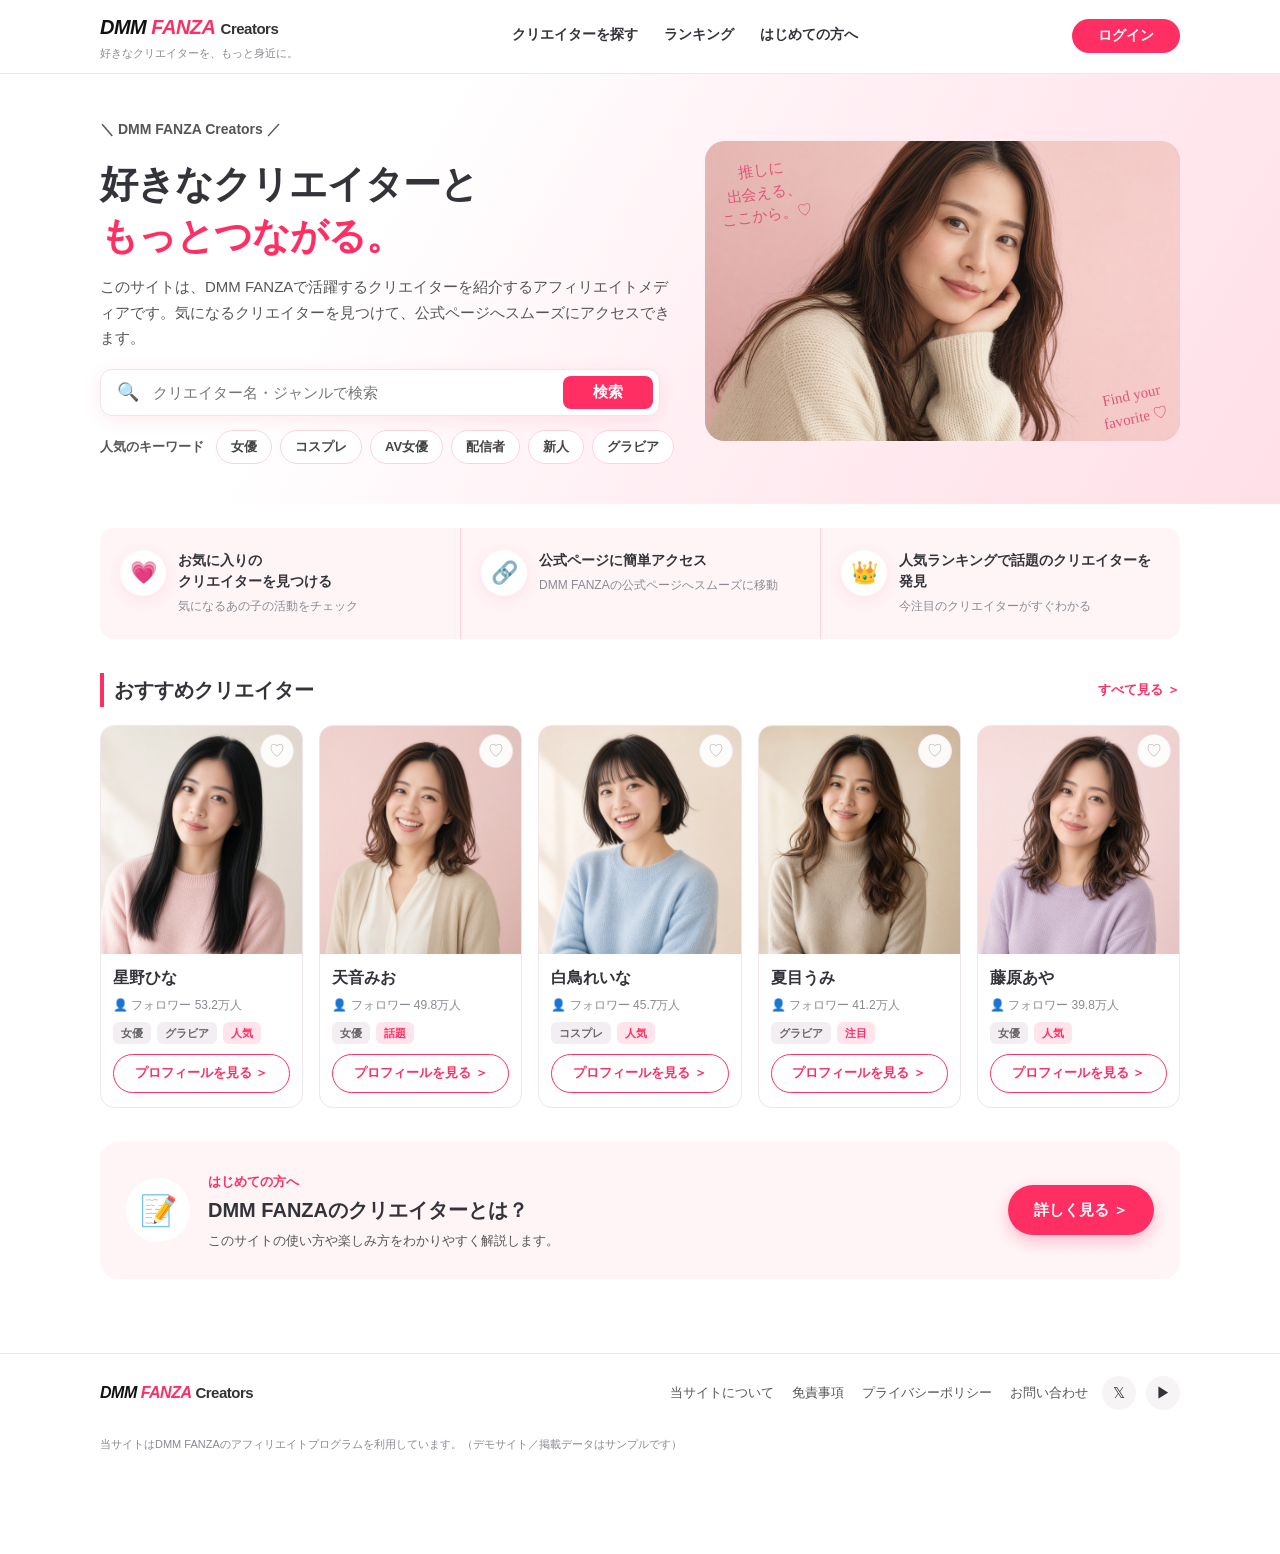
<file: index.html>
<!DOCTYPE html>
<html lang="ja">
<head>
<meta charset="UTF-8">
<meta name="viewport" content="width=device-width, initial-scale=1.0">
<title>DMM FANZA Creators｜好きなクリエイターを、もっと身近に。</title>
<meta name="description" content="DMM FANZAで活躍するクリエイターを紹介するアフィリエイトメディア。気になるクリエイターを見つけて、公式ページへスムーズにアクセスできます。">
<link rel="stylesheet" href="css/style.css">
</head>
<body>

<header class="site-header">
  <div class="header-inner">
    <a class="logo" href="index.html"><span><span class="dmm">DMM</span> <span class="fanza">FANZA</span> <span class="cr">Creators</span><small>好きなクリエイターを、もっと身近に。</small></span></a>
    <nav class="nav-desktop">
      <a href="search.html">クリエイターを探す</a>
      <a href="ranking.html">ランキング</a>
      <a href="beginners.html">はじめての方へ</a>
    </nav>
    <button class="icon-btn header-search" data-open-drawer aria-label="メニュー" style="display:none">🔍</button>
    <button class="btn btn-login" data-open-login style="margin-left:auto">ログイン</button>
    <button class="hamburger" data-open-drawer aria-label="メニュー">☰</button>
  </div>
</header>

<div class="drawer" id="drawer">
  <div class="drawer-bg" data-close-drawer></div>
  <nav class="drawer-panel">
    <a href="index.html">ホーム</a>
    <a href="search.html">クリエイターを探す</a>
    <a href="ranking.html">ランキング</a>
    <a href="favorites.html">お気に入り</a>
    <a href="beginners.html">はじめての方へ</a>
    <a href="#" data-open-login>ログイン</a>
  </nav>
</div>

<main>
  <!-- hero -->
  <section class="hero">
    <div class="hero-inner">
      <div>
        <p class="hero-eyebrow">＼ DMM FANZA Creators ／</p>
        <h1>好きなクリエイターと<br><span class="pink">もっとつながる。</span></h1>
        <p>このサイトは、DMM FANZAで活躍するクリエイターを紹介するアフィリエイトメディアです。気になるクリエイターを見つけて、公式ページへスムーズにアクセスできます。</p>
        <form class="search-bar" data-search-form>
          <span class="s-icon">🔍</span>
          <input type="text" placeholder="クリエイター名・ジャンルで検索" aria-label="クリエイター検索">
          <button type="submit">検索</button>
        </form>
        <div class="keywords">
          <span class="label">人気のキーワード</span>
          <a class="chip" href="search.html?genre=女優">女優</a>
          <a class="chip" href="search.html?genre=コスプレ">コスプレ</a>
          <a class="chip" href="search.html?genre=AV女優">AV女優</a>
          <a class="chip" href="search.html?genre=配信者">配信者</a>
          <a class="chip" href="search.html?genre=新人">新人</a>
          <a class="chip" href="search.html?genre=グラビア">グラビア</a>
        </div>
      </div>
      <div class="hero-visual">
        <div class="ph"><span style="font-size:64px">♡</span>images/hero.jpg を配置すると<br>ここにメインビジュアルが表示されます</div>
        <img src="images/hero.jpg" alt="メインビジュアル" onerror="this.remove()">
        <span class="handwrite" style="top:18px;left:14px">推しに<br>出会える、<br>ここから。♡</span>
        <span class="handwrite" style="bottom:12px;right:14px;transform:rotate(-12deg)">Find your<br>favorite ♡</span>
      </div>
    </div>
  </section>

  <!-- trio -->
  <section class="section" style="padding-top:24px">
    <div class="wrap">
      <div class="trio">
        <div><span class="t-ico">💗</span><div><b>お気に入りの<br>クリエイターを見つける</b><span>気になるあの子の活動をチェック</span></div></div>
        <div><span class="t-ico">🔗</span><div><b>公式ページに簡単アクセス</b><span>DMM FANZAの公式ページへスムーズに移動</span></div></div>
        <div><span class="t-ico">👑</span><div><b>人気ランキングで話題のクリエイターを発見</b><span>今注目のクリエイターがすぐわかる</span></div></div>
      </div>
    </div>
  </section>

  <!-- recommend -->
  <section class="section" style="padding-top:0">
    <div class="wrap">
      <h2 class="section-title"><span class="bar">おすすめクリエイター</span><a class="more-link" href="ranking.html">すべて見る ＞</a></h2>
      <div class="card-row mobile-scroll" id="homeRecommend"></div>
    </div>
  </section>

  <!-- beginners banner -->
  <section class="section" style="padding-top:0">
    <div class="wrap">
      <div class="cta-banner">
        <span class="c-ico">📝</span>
        <div><span style="color:var(--pink);font-weight:800;font-size:13px">はじめての方へ</span><b class="big">DMM FANZAのクリエイターとは？</b><span style="font-size:13px;color:#555">このサイトの使い方や楽しみ方をわかりやすく解説します。</span></div>
        <a class="btn btn-primary" href="beginners.html">詳しく見る ＞</a>
      </div>
    </div>
  </section>
</main>

<footer class="site-footer">
  <div class="footer-inner">
    <a class="logo" href="index.html" style="font-size:16px"><span><span class="dmm">DMM</span> <span class="fanza">FANZA</span> <span class="cr">Creators</span></span></a>
    <nav class="footer-links">
      <a href="beginners.html">当サイトについて</a>
      <a href="beginners.html">免責事項</a>
      <a href="beginners.html">プライバシーポリシー</a>
      <a href="beginners.html">お問い合わせ</a>
    </nav>
    <div class="sns"><a href="#" aria-label="X">𝕏</a><a href="#" aria-label="YouTube">▶</a></div>
    <p class="footer-note">当サイトはDMM FANZAのアフィリエイトプログラムを利用しています。（デモサイト／掲載データはサンプルです）</p>
  </div>
</footer>

<nav class="bottom-nav">
  <a href="index.html" class="on"><span class="bi">🏠</span>ホーム</a>
  <a href="search.html"><span class="bi">🔍</span>検索</a>
  <a href="ranking.html"><span class="bi">👑</span>ランキング</a>
  <a href="favorites.html"><span class="bi">♡</span><span data-fav-count>お気に入り</span></a>
  <a href="#" data-open-login><span class="bi">👤</span>マイページ</a>
</nav>

<div class="modal" id="loginModal">
  <div class="modal-bg" data-close-login></div>
  <div class="modal-panel">
    <button class="modal-close" data-close-login>×</button>
    <h2>ログイン</h2>
    <p>DMMアカウントでログインすると、お気に入りやフォロー機能が使えます。（デモのため実際には送信されません）</p>
    <form id="loginForm">
      <input type="email" placeholder="メールアドレス" required>
      <input type="password" placeholder="パスワード" required>
      <button class="btn btn-primary btn-block" type="submit" style="margin-top:10px">ログイン</button>
    </form>
  </div>
</div>

<script src="js/data.js"></script>
<script src="js/app.js"></script>
</body>
</html>
</file>
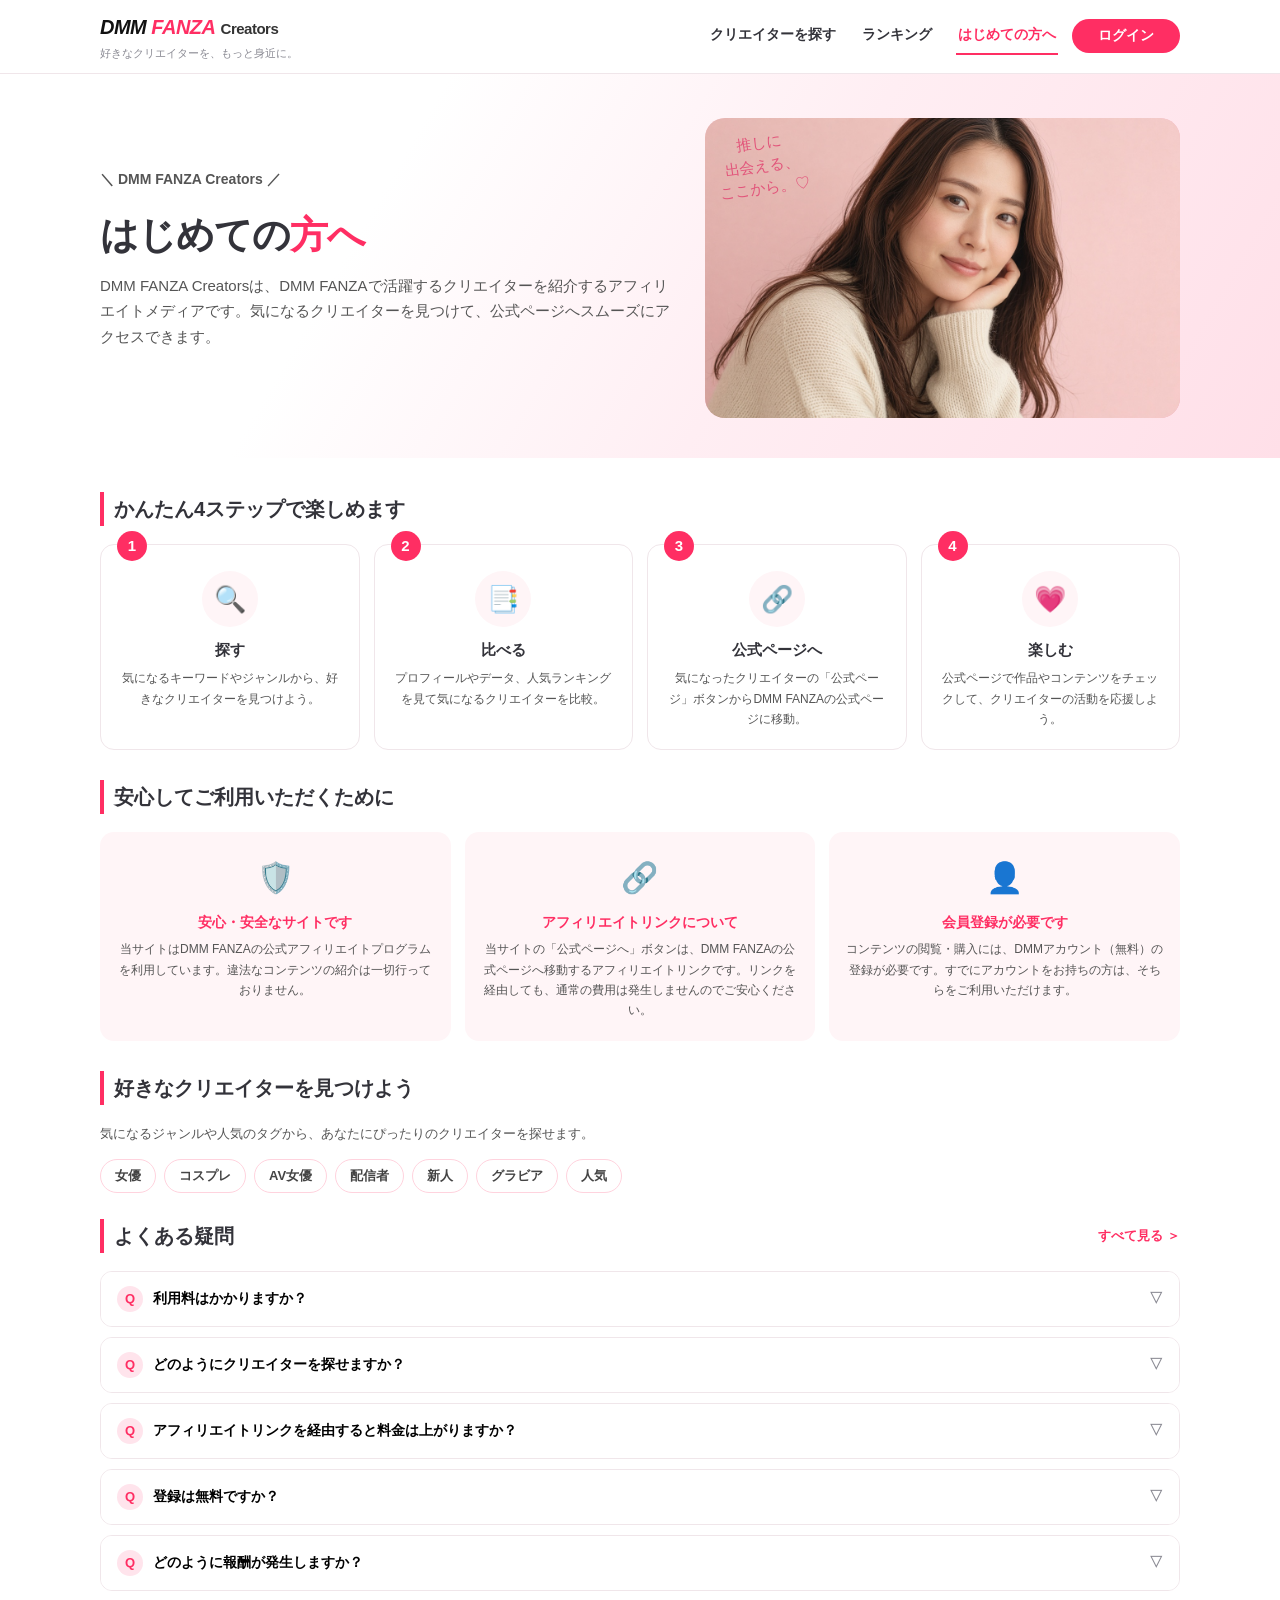
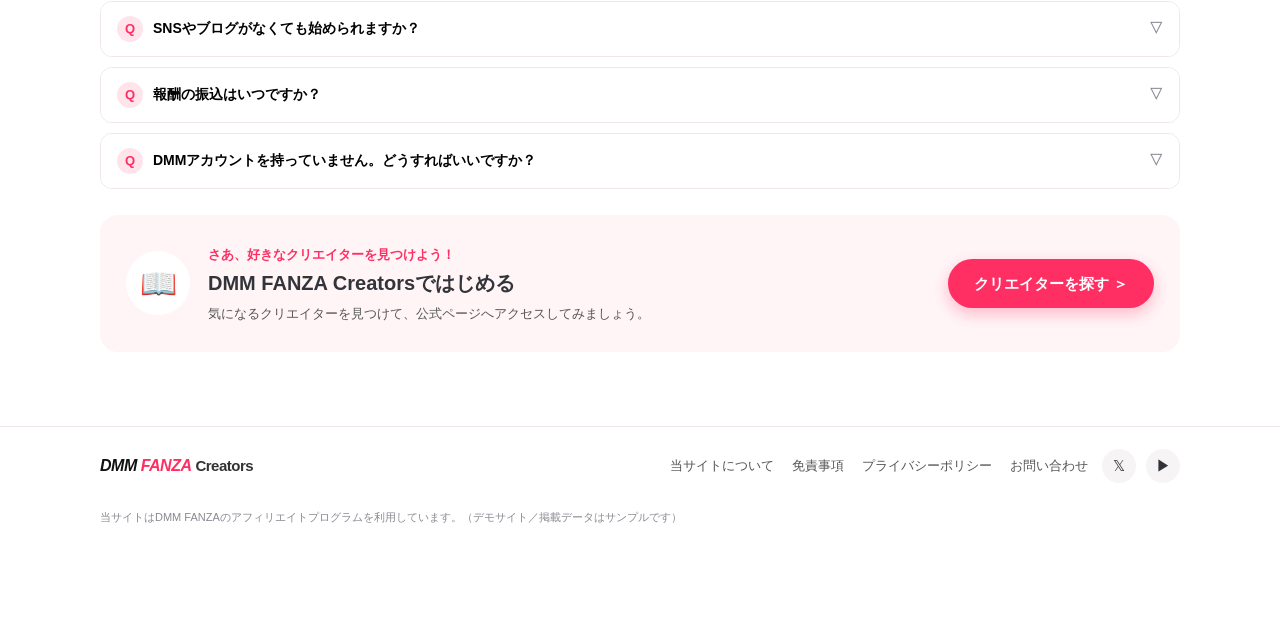
<file: beginners.html>
<!DOCTYPE html>
<html lang="ja">
<head>
<meta charset="UTF-8">
<meta name="viewport" content="width=device-width, initial-scale=1.0">
<title>はじめての方へ - DMM FANZA Creators</title>
<link rel="stylesheet" href="css/style.css">
</head>
<body>

<header class="site-header">
  <div class="header-inner">
    <a class="logo" href="index.html"><span><span class="dmm">DMM</span> <span class="fanza">FANZA</span> <span class="cr">Creators</span><small>好きなクリエイターを、もっと身近に。</small></span></a>
    <nav class="nav-desktop">
      <a href="search.html">クリエイターを探す</a>
      <a href="ranking.html">ランキング</a>
      <a href="beginners.html" class="active">はじめての方へ</a>
    </nav>
    <button class="btn btn-login" data-open-login>ログイン</button>
    <button class="hamburger" data-open-drawer aria-label="メニュー">☰</button>
  </div>
</header>

<div class="drawer" id="drawer">
  <div class="drawer-bg" data-close-drawer></div>
  <nav class="drawer-panel">
    <a href="index.html">ホーム</a>
    <a href="search.html">クリエイターを探す</a>
    <a href="ranking.html">ランキング</a>
    <a href="favorites.html">お気に入り</a>
    <a href="beginners.html">はじめての方へ</a>
    <a href="#" data-open-login>ログイン</a>
  </nav>
</div>

<main>
  <section class="hero">
    <div class="hero-inner">
      <div>
        <p class="hero-eyebrow">＼ DMM FANZA Creators ／</p>
        <h1>はじめての<span class="pink">方へ</span></h1>
        <p>DMM FANZA Creatorsは、DMM FANZAで活躍するクリエイターを紹介するアフィリエイトメディアです。気になるクリエイターを見つけて、公式ページへスムーズにアクセスできます。</p>
      </div>
      <div class="hero-visual">
        <div class="ph"><span style="font-size:64px">♡</span>images/hero.jpg を配置すると<br>ここにビジュアルが表示されます</div>
        <img src="images/hero.jpg" alt="" onerror="this.remove()">
        <span class="handwrite" style="top:14px;left:12px">推しに<br>出会える、<br>ここから。♡</span>
      </div>
    </div>
  </section>

  <section class="section">
    <div class="wrap">
      <h2 class="section-title"><span class="bar">かんたん4ステップで楽しめます</span></h2>
      <div class="steps">
        <div class="step"><span class="snum">1</span><div class="s-ico">🔍</div><b>探す</b><p>気になるキーワードやジャンルから、好きなクリエイターを見つけよう。</p></div>
        <div class="step"><span class="snum">2</span><div class="s-ico">📑</div><b>比べる</b><p>プロフィールやデータ、人気ランキングを見て気になるクリエイターを比較。</p></div>
        <div class="step"><span class="snum">3</span><div class="s-ico">🔗</div><b>公式ページへ</b><p>気になったクリエイターの「公式ページ」ボタンからDMM FANZAの公式ページに移動。</p></div>
        <div class="step"><span class="snum">4</span><div class="s-ico">💗</div><b>楽しむ</b><p>公式ページで作品やコンテンツをチェックして、クリエイターの活動を応援しよう。</p></div>
      </div>

      <h2 class="section-title"><span class="bar">安心してご利用いただくために</span></h2>
      <div class="assure">
        <div><div class="a-ico">🛡️</div><b>安心・安全なサイトです</b><p>当サイトはDMM FANZAの公式アフィリエイトプログラムを利用しています。違法なコンテンツの紹介は一切行っておりません。</p></div>
        <div><div class="a-ico">🔗</div><b>アフィリエイトリンクについて</b><p>当サイトの「公式ページへ」ボタンは、DMM FANZAの公式ページへ移動するアフィリエイトリンクです。リンクを経由しても、通常の費用は発生しませんのでご安心ください。</p></div>
        <div><div class="a-ico">👤</div><b>会員登録が必要です</b><p>コンテンツの閲覧・購入には、DMMアカウント（無料）の登録が必要です。すでにアカウントをお持ちの方は、そちらをご利用いただけます。</p></div>
      </div>

      <h2 class="section-title"><span class="bar">好きなクリエイターを見つけよう</span></h2>
      <p style="font-size:13px;color:#555">気になるジャンルや人気のタグから、あなたにぴったりのクリエイターを探せます。</p>
      <div class="keywords" style="margin-bottom:26px">
        <a class="chip" href="search.html?genre=女優">女優</a>
        <a class="chip" href="search.html?genre=コスプレ">コスプレ</a>
        <a class="chip" href="search.html?genre=AV女優">AV女優</a>
        <a class="chip" href="search.html?genre=配信者">配信者</a>
        <a class="chip" href="search.html?genre=新人">新人</a>
        <a class="chip" href="search.html?genre=グラビア">グラビア</a>
        <a class="chip" href="ranking.html">人気</a>
      </div>

      <h2 class="section-title"><span class="bar">よくある疑問</span><a class="more-link" href="search.html">すべて見る ＞</a></h2>
      <div style="margin-bottom:26px">
        <div class="faq"><button class="faq-q" type="button"><span class="q">Q</span>利用料はかかりますか？<span class="arr">▽</span></button><div class="faq-a">いいえ、当サイトのご利用は無料です。公式ページでの購入時のみ、各サービスの料金が発生します。</div></div>
        <div class="faq"><button class="faq-q" type="button"><span class="q">Q</span>どのようにクリエイターを探せますか？<span class="arr">▽</span></button><div class="faq-a">キーワード検索、ジャンル、人気ランキングなどから、気になるクリエイターを見つけることができます。</div></div>
        <div class="faq"><button class="faq-q" type="button"><span class="q">Q</span>アフィリエイトリンクを経由すると料金は上がりますか？<span class="arr">▽</span></button><div class="faq-a">いいえ、リンクを経由しても、購入の方の料金が上がることはありません。</div></div>
        <div class="faq"><button class="faq-q" type="button"><span class="q">Q</span>登録は無料ですか？<span class="arr">▽</span></button><div class="faq-a">はい、DMMアカウントの登録は無料です。公式サイトからすぐにお申し込みいただけます。</div></div>
        <div class="faq"><button class="faq-q" type="button"><span class="q">Q</span>どのように報酬が発生しますか？<span class="arr">▽</span></button><div class="faq-a">紹介リンク経由で成果が発生すると、紹介料が支払われる仕組みです。購入者の負担は変わりません。</div></div>
        <div class="faq"><button class="faq-q" type="button"><span class="q">Q</span>SNSやブログがなくても始められますか？<span class="arr">▽</span></button><div class="faq-a">はい、まずはお気に入り登録やランキングチェックから気軽に始められます。</div></div>
        <div class="faq"><button class="faq-q" type="button"><span class="q">Q</span>報酬の振込はいつですか？<span class="arr">▽</span></button><div class="faq-a">DMMアフィリエイトの規約に準じます。詳細は公式ページをご確認ください。</div></div>
        <div class="faq"><button class="faq-q" type="button"><span class="q">Q</span>DMMアカウントを持っていません。どうすればいいですか？<span class="arr">▽</span></button><div class="faq-a">DMMの公式サイトで、無料のアカウント登録を行ってください。</div></div>
      </div>

      <div class="cta-banner">
        <span class="c-ico">📖</span>
        <div><span style="color:var(--pink);font-weight:800;font-size:13px">さあ、好きなクリエイターを見つけよう！</span><b class="big">DMM FANZA Creatorsではじめる</b><span style="font-size:13px;color:#555">気になるクリエイターを見つけて、公式ページへアクセスしてみましょう。</span></div>
        <a class="btn btn-primary" href="search.html">クリエイターを探す ＞</a>
      </div>
    </div>
  </section>
</main>

<footer class="site-footer">
  <div class="footer-inner">
    <a class="logo" href="index.html" style="font-size:16px"><span><span class="dmm">DMM</span> <span class="fanza">FANZA</span> <span class="cr">Creators</span></span></a>
    <nav class="footer-links">
      <a href="beginners.html">当サイトについて</a>
      <a href="beginners.html">免責事項</a>
      <a href="beginners.html">プライバシーポリシー</a>
      <a href="beginners.html">お問い合わせ</a>
    </nav>
    <div class="sns"><a href="#" aria-label="X">𝕏</a><a href="#" aria-label="YouTube">▶</a></div>
    <p class="footer-note">当サイトはDMM FANZAのアフィリエイトプログラムを利用しています。（デモサイト／掲載データはサンプルです）</p>
  </div>
</footer>

<nav class="bottom-nav">
  <a href="index.html"><span class="bi">🏠</span>ホーム</a>
  <a href="search.html"><span class="bi">🔍</span>クリエイターを探す</a>
  <a href="ranking.html"><span class="bi">👑</span>ランキング</a>
  <a href="beginners.html" class="on"><span class="bi">📖</span>はじめての方へ</a>
  <a href="#" data-open-login><span class="bi">👤</span>マイページ</a>
</nav>

<div class="modal" id="loginModal">
  <div class="modal-bg" data-close-login></div>
  <div class="modal-panel">
    <button class="modal-close" data-close-login>×</button>
    <h2>ログイン</h2>
    <p>DMMアカウントでログインできます。（デモのため実際には送信されません）</p>
    <form id="loginForm">
      <input type="email" placeholder="メールアドレス" required>
      <input type="password" placeholder="パスワード" required>
      <button class="btn btn-primary btn-block" type="submit" style="margin-top:10px">ログイン</button>
    </form>
  </div>
</div>

<script src="js/data.js"></script>
<script src="js/app.js"></script>
</body>
</html>
</file>
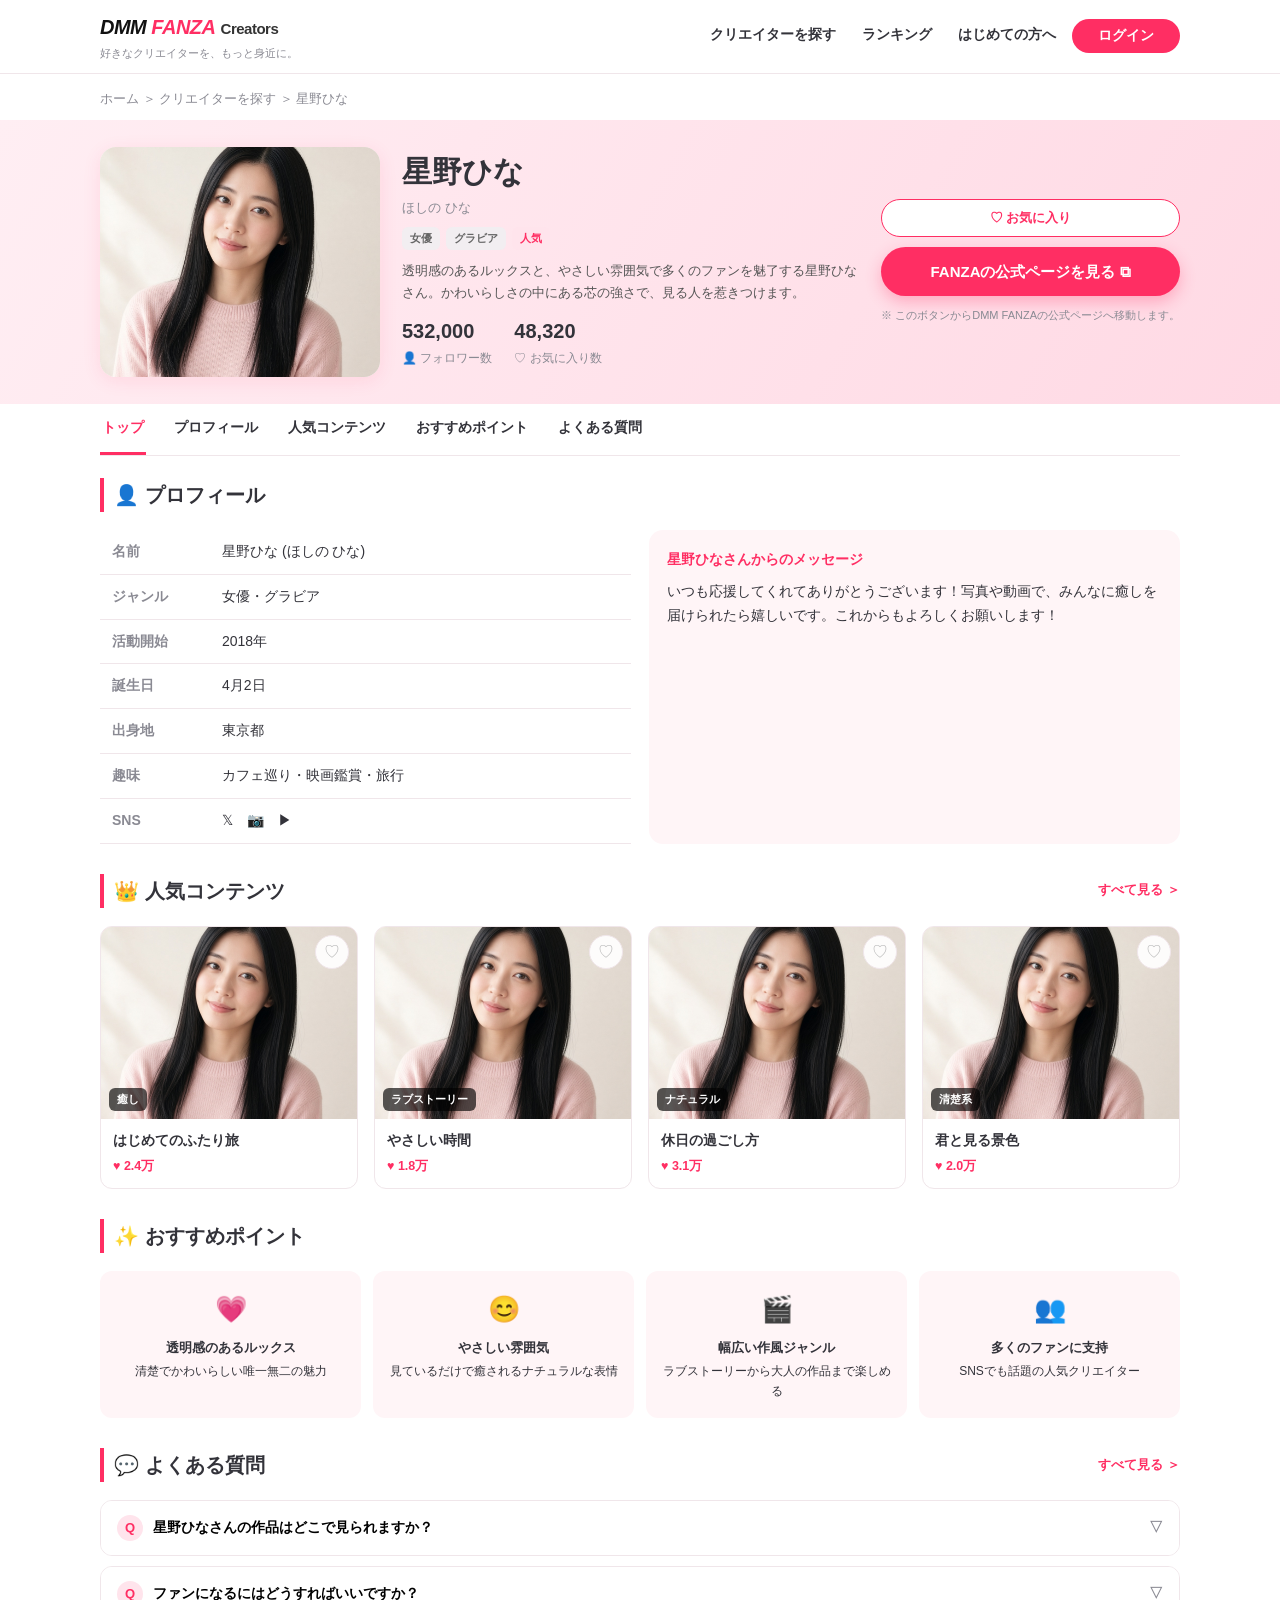
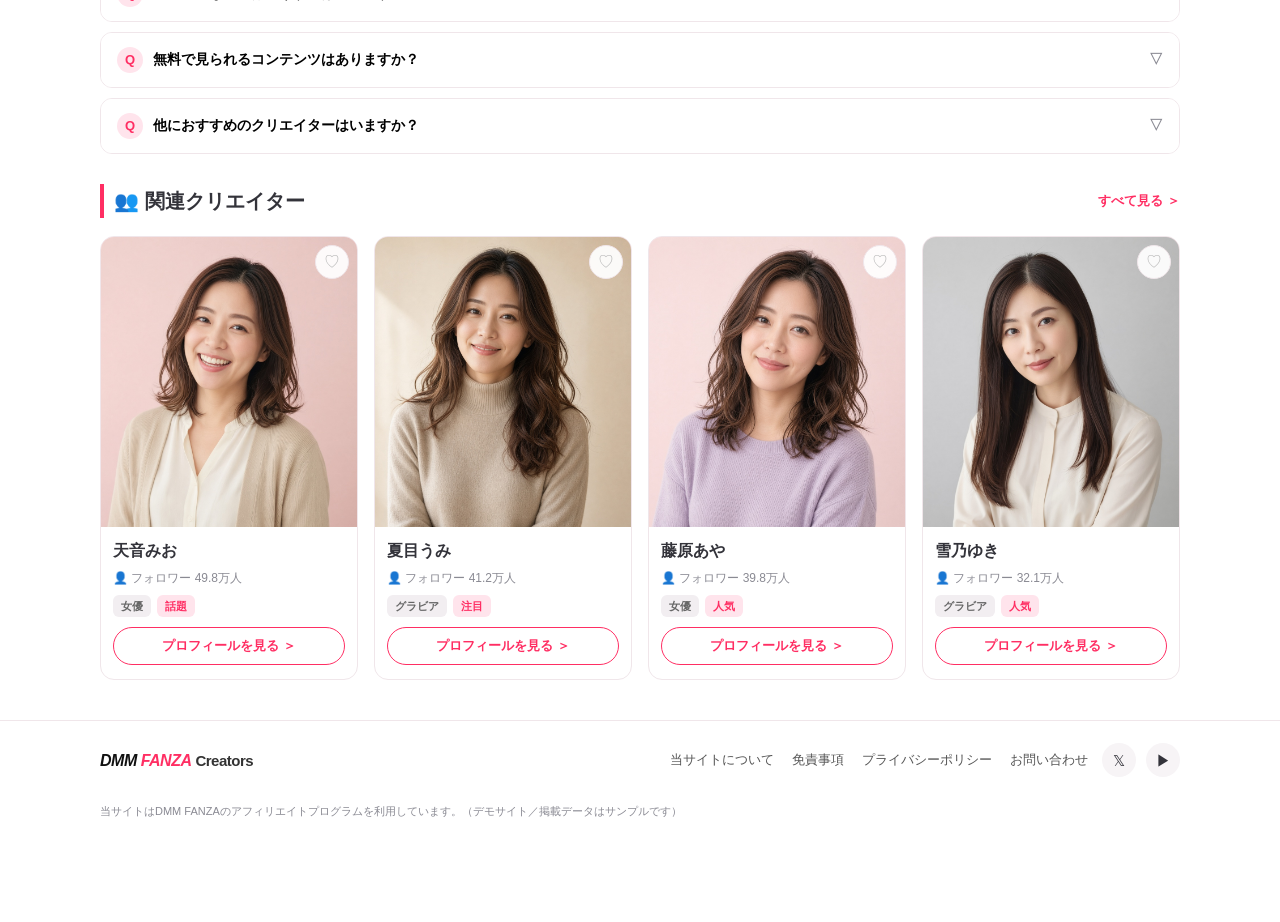
<file: creator.html>
<!DOCTYPE html>
<html lang="ja">
<head>
<meta charset="UTF-8">
<meta name="viewport" content="width=device-width, initial-scale=1.0">
<title>プロフィール - DMM FANZA Creators</title>
<link rel="stylesheet" href="css/style.css">
</head>
<body>

<header class="site-header">
  <div class="header-inner">
    <a class="logo" href="index.html"><span><span class="dmm">DMM</span> <span class="fanza">FANZA</span> <span class="cr">Creators</span><small>好きなクリエイターを、もっと身近に。</small></span></a>
    <nav class="nav-desktop">
      <a href="search.html">クリエイターを探す</a>
      <a href="ranking.html">ランキング</a>
      <a href="beginners.html">はじめての方へ</a>
    </nav>
    <button class="btn btn-login" data-open-login>ログイン</button>
    <button class="hamburger" data-open-drawer aria-label="メニュー">☰</button>
  </div>
</header>

<div class="drawer" id="drawer">
  <div class="drawer-bg" data-close-drawer></div>
  <nav class="drawer-panel">
    <a href="index.html">ホーム</a>
    <a href="search.html">クリエイターを探す</a>
    <a href="ranking.html">ランキング</a>
    <a href="favorites.html">お気に入り</a>
    <a href="beginners.html">はじめての方へ</a>
    <a href="#" data-open-login>ログイン</a>
  </nav>
</div>

<main id="creatorRoot">
  <div class="wrap" style="padding-top:14px;font-size:13px;color:var(--muted)">
    <a href="index.html">ホーム</a> ＞ <a href="search.html">クリエイターを探す</a> ＞ <span id="crumbName"></span>
  </div>

  <section class="cov" style="margin-top:10px">
    <div class="cov-inner">
      <div class="cov-photo" id="covPhoto"></div>
      <div>
        <h1 id="cName"></h1>
        <div class="kana" id="cKana"></div>
        <div class="tags" id="cTags" style="margin-top:8px"></div>
        <p class="desc" id="cDesc"></p>
        <div class="cov-stats">
          <div><b id="cFollowers"></b><span>👤 フォロワー数</span></div>
          <div><b id="cFavs"></b><span>♡ お気に入り数</span></div>
        </div>
      </div>
      <div style="display:flex;flex-direction:column;gap:10px;min-width:230px">
        <button class="btn btn-outline" id="cFavBtn" data-fav-btn="">♡ お気に入り</button>
        <a class="btn btn-primary" data-aff href="https://example.com/affiliate">FANZAの公式ページを見る ⧉</a>
        <small style="font-size:11px;color:var(--muted)">※ このボタンからDMM FANZAの公式ページへ移動します。</small>
      </div>
    </div>
  </section>

  <div class="wrap">
    <nav class="detail-tabs">
      <a href="#top" class="on">トップ</a>
      <a href="#profile">プロフィール</a>
      <a href="#works">人気コンテンツ</a>
      <a href="#points">おすすめポイント</a>
      <a href="#faq">よくある質問</a>
    </nav>

    <h2 class="section-title" id="profile"><span class="bar">👤 プロフィール</span></h2>
    <div class="profile-grid">
      <table class="profile-table">
        <tr><th>名前</th><td id="cProfileName"></td></tr>
        <tr><th>ジャンル</th><td id="cProfileGenre"></td></tr>
        <tr><th>活動開始</th><td id="cProfileDebut"></td></tr>
        <tr><th>誕生日</th><td id="cBirth"></td></tr>
        <tr><th>出身地</th><td id="cBirthplace"></td></tr>
        <tr><th>趣味</th><td id="cProfileHobby"></td></tr>
        <tr><th>SNS</th><td>𝕏　📷　▶</td></tr>
      </table>
      <div class="msg-box" id="cMessage"></div>
    </div>

    <h2 class="section-title" id="works"><span class="bar">👑 人気コンテンツ</span><a class="more-link" href="search.html">すべて見る ＞</a></h2>
    <div class="works-grid" id="cWorks"></div>

    <h2 class="section-title" id="points"><span class="bar">✨ おすすめポイント</span></h2>
    <div class="points-grid" id="cPoints"></div>

    <h2 class="section-title" id="faq"><span class="bar">💬 よくある質問</span><a class="more-link" href="beginners.html">すべて見る ＞</a></h2>
    <div id="cFaqs" style="margin-bottom:30px"></div>

    <h2 class="section-title"><span class="bar">👥 関連クリエイター</span><a class="more-link" href="search.html">すべて見る ＞</a></h2>
    <div class="card-row mobile-scroll" id="cRelated" style="grid-template-columns:repeat(4,1fr)"></div>
  </div>
</main>

<footer class="site-footer">
  <div class="footer-inner">
    <a class="logo" href="index.html" style="font-size:16px"><span><span class="dmm">DMM</span> <span class="fanza">FANZA</span> <span class="cr">Creators</span></span></a>
    <nav class="footer-links">
      <a href="beginners.html">当サイトについて</a>
      <a href="beginners.html">免責事項</a>
      <a href="beginners.html">プライバシーポリシー</a>
      <a href="beginners.html">お問い合わせ</a>
    </nav>
    <div class="sns"><a href="#" aria-label="X">𝕏</a><a href="#" aria-label="YouTube">▶</a></div>
    <p class="footer-note">当サイトはDMM FANZAのアフィリエイトプログラムを利用しています。（デモサイト／掲載データはサンプルです）</p>
  </div>
</footer>

<nav class="bottom-nav">
  <a href="index.html"><span class="bi">🏠</span>ホーム</a>
  <a href="search.html"><span class="bi">🔍</span>探す</a>
  <a href="favorites.html"><span class="bi">♡</span><span data-fav-count>お気に入り</span></a>
  <a href="ranking.html"><span class="bi">👑</span>ランキング</a>
  <a href="#" data-open-login><span class="bi">👤</span>マイページ</a>
</nav>

<div class="modal" id="loginModal">
  <div class="modal-bg" data-close-login></div>
  <div class="modal-panel">
    <button class="modal-close" data-close-login>×</button>
    <h2>ログイン</h2>
    <p>DMMアカウントでログインできます。（デモのため実際には送信されません）</p>
    <form id="loginForm">
      <input type="email" placeholder="メールアドレス" required>
      <input type="password" placeholder="パスワード" required>
      <button class="btn btn-primary btn-block" type="submit" style="margin-top:10px">ログイン</button>
    </form>
  </div>
</div>

<script src="js/data.js"></script>
<script src="js/app.js"></script>
</body>
</html>
</file>
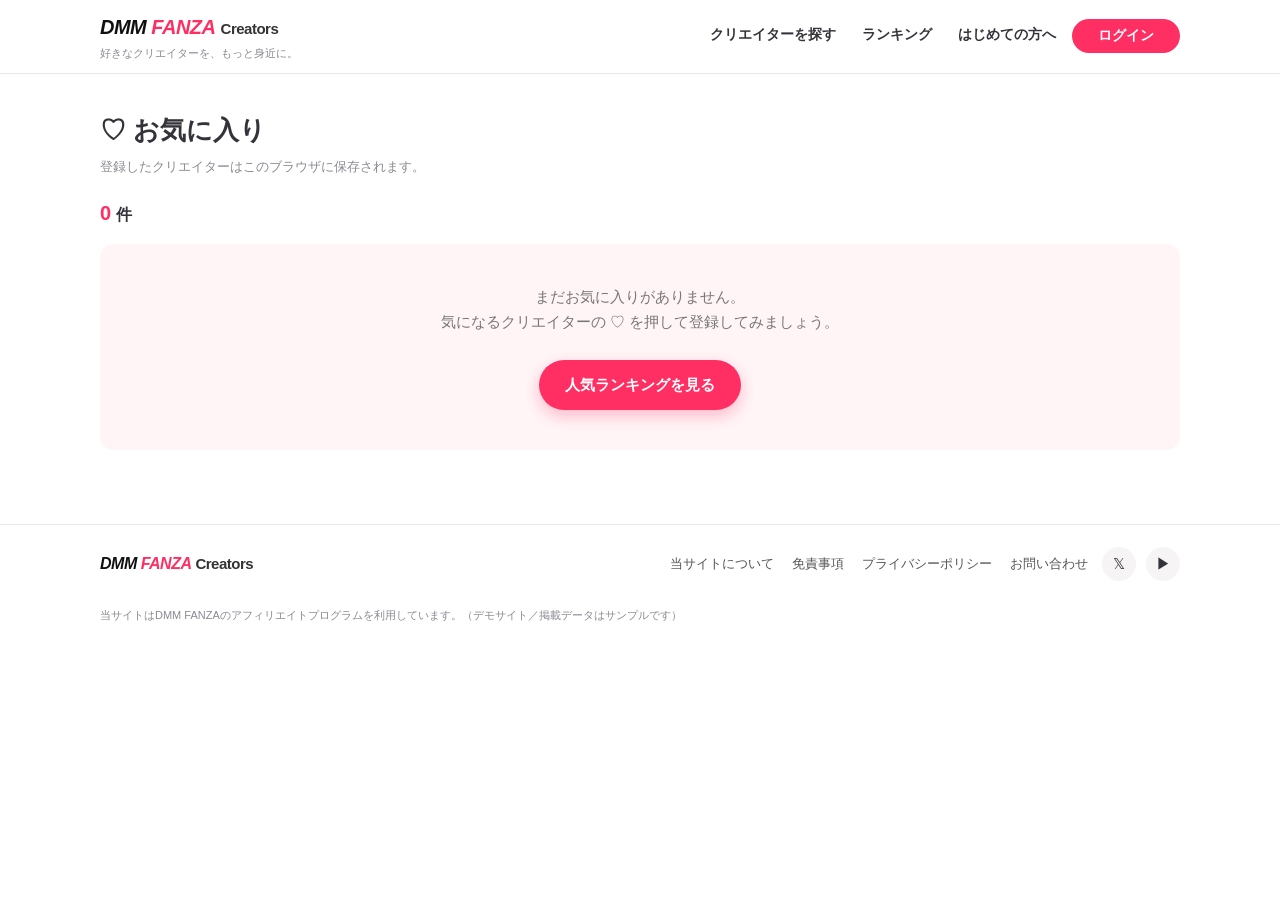
<file: favorites.html>
<!DOCTYPE html>
<html lang="ja">
<head>
<meta charset="UTF-8">
<meta name="viewport" content="width=device-width, initial-scale=1.0">
<title>お気に入り - DMM FANZA Creators</title>
<link rel="stylesheet" href="css/style.css">
</head>
<body>

<header class="site-header">
  <div class="header-inner">
    <a class="logo" href="index.html"><span><span class="dmm">DMM</span> <span class="fanza">FANZA</span> <span class="cr">Creators</span><small>好きなクリエイターを、もっと身近に。</small></span></a>
    <nav class="nav-desktop">
      <a href="search.html">クリエイターを探す</a>
      <a href="ranking.html">ランキング</a>
      <a href="beginners.html">はじめての方へ</a>
    </nav>
    <button class="btn btn-login" data-open-login>ログイン</button>
    <button class="hamburger" data-open-drawer aria-label="メニュー">☰</button>
  </div>
</header>

<div class="drawer" id="drawer">
  <div class="drawer-bg" data-close-drawer></div>
  <nav class="drawer-panel">
    <a href="index.html">ホーム</a>
    <a href="search.html">クリエイターを探す</a>
    <a href="ranking.html">ランキング</a>
    <a href="favorites.html">お気に入り</a>
    <a href="beginners.html">はじめての方へ</a>
    <a href="#" data-open-login>ログイン</a>
  </nav>
</div>

<main>
  <section class="section">
    <div class="wrap">
      <h1 style="font-size:26px;margin:0 0 4px">♡ お気に入り</h1>
      <p style="color:var(--muted);font-size:13px;margin:0 0 18px">登録したクリエイターはこのブラウザに保存されます。</p>
      <div class="result-head">
        <b id="favCount"><span>0</span> 件</b>
      </div>
      <div class="result-grid" id="favGrid"></div>
    </div>
  </section>
</main>

<footer class="site-footer">
  <div class="footer-inner">
    <a class="logo" href="index.html" style="font-size:16px"><span><span class="dmm">DMM</span> <span class="fanza">FANZA</span> <span class="cr">Creators</span></span></a>
    <nav class="footer-links">
      <a href="beginners.html">当サイトについて</a>
      <a href="beginners.html">免責事項</a>
      <a href="beginners.html">プライバシーポリシー</a>
      <a href="beginners.html">お問い合わせ</a>
    </nav>
    <div class="sns"><a href="#" aria-label="X">𝕏</a><a href="#" aria-label="YouTube">▶</a></div>
    <p class="footer-note">当サイトはDMM FANZAのアフィリエイトプログラムを利用しています。（デモサイト／掲載データはサンプルです）</p>
  </div>
</footer>

<nav class="bottom-nav">
  <a href="index.html"><span class="bi">🏠</span>ホーム</a>
  <a href="search.html"><span class="bi">🔍</span>探す</a>
  <a href="ranking.html"><span class="bi">👑</span>ランキング</a>
  <a href="favorites.html" class="on"><span class="bi">♥</span><span data-fav-count>お気に入り</span></a>
  <a href="#" data-open-login><span class="bi">👤</span>マイページ</a>
</nav>

<div class="modal" id="loginModal">
  <div class="modal-bg" data-close-login></div>
  <div class="modal-panel">
    <button class="modal-close" data-close-login>×</button>
    <h2>ログイン</h2>
    <p>DMMアカウントでログインできます。（デモのため実際には送信されません）</p>
    <form id="loginForm">
      <input type="email" placeholder="メールアドレス" required>
      <input type="password" placeholder="パスワード" required>
      <button class="btn btn-primary btn-block" type="submit" style="margin-top:10px">ログイン</button>
    </form>
  </div>
</div>

<script src="js/data.js"></script>
<script src="js/app.js"></script>
</body>
</html>
</file>
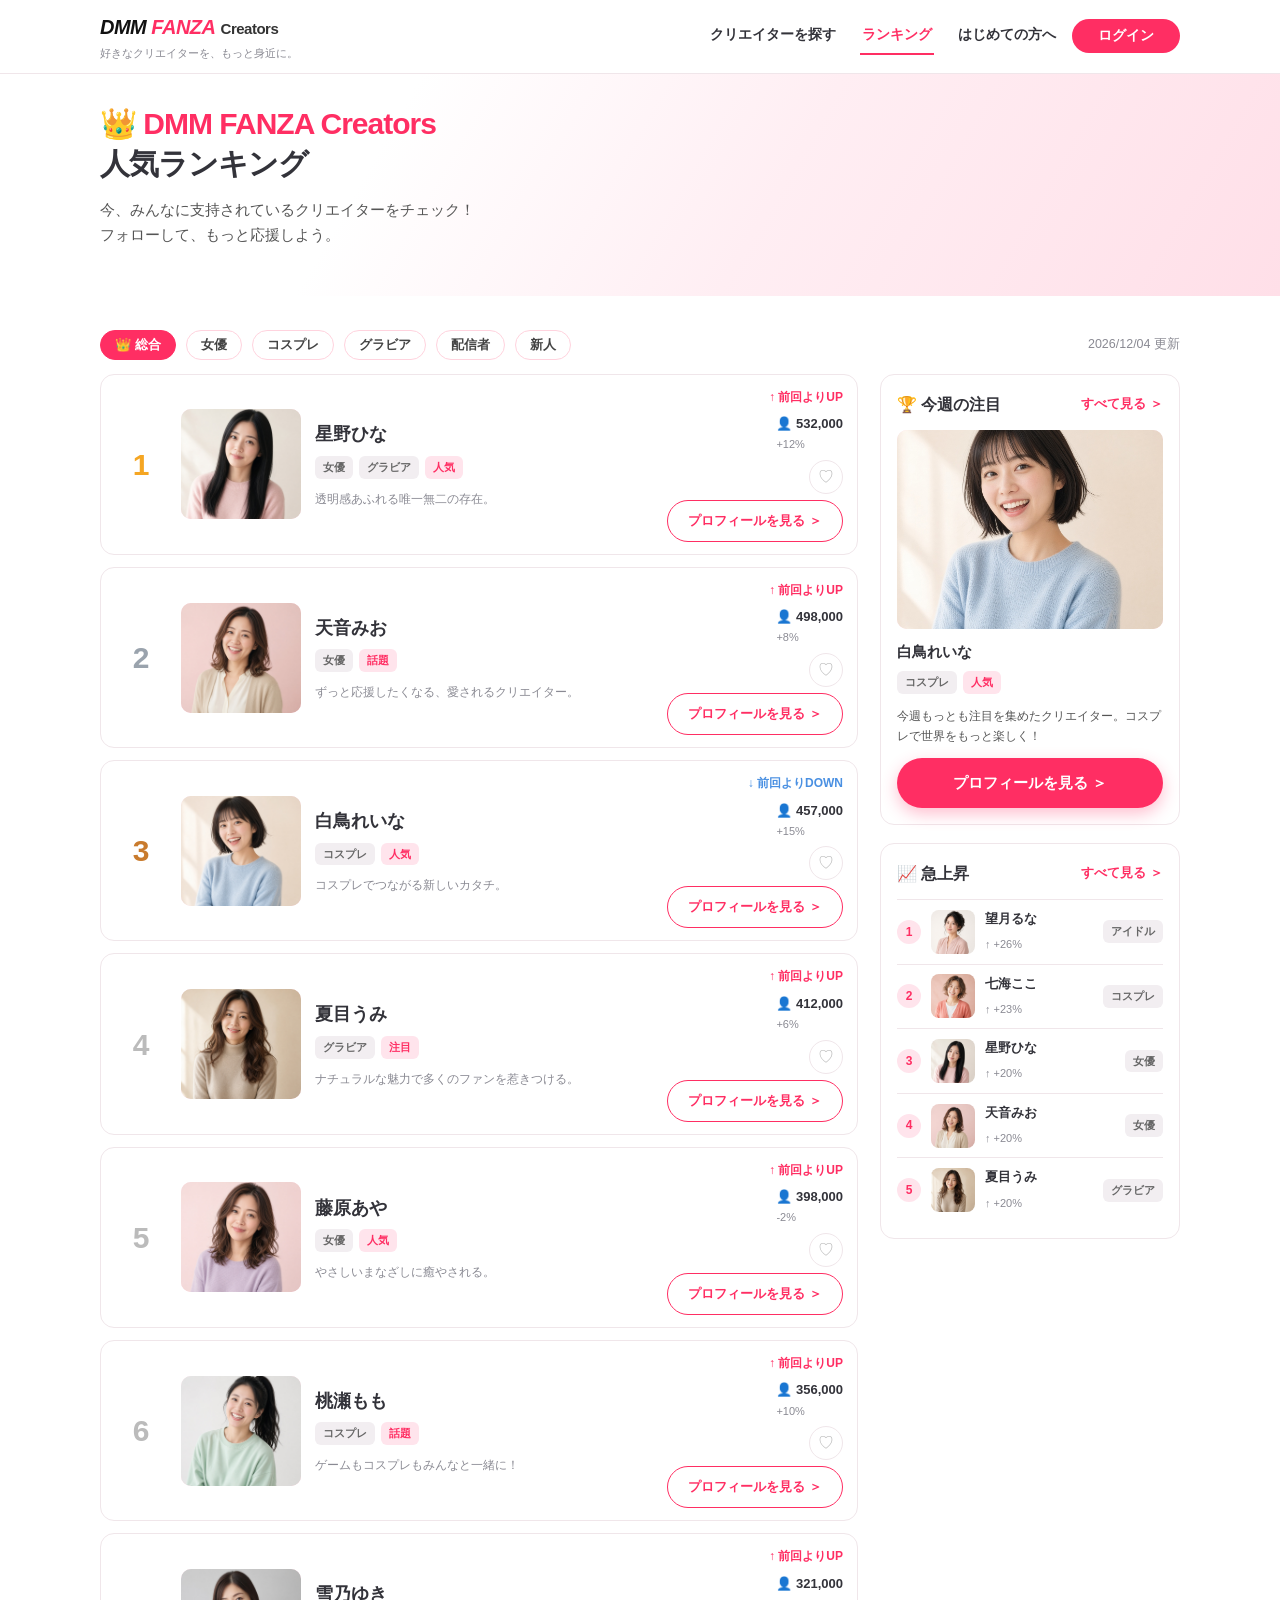
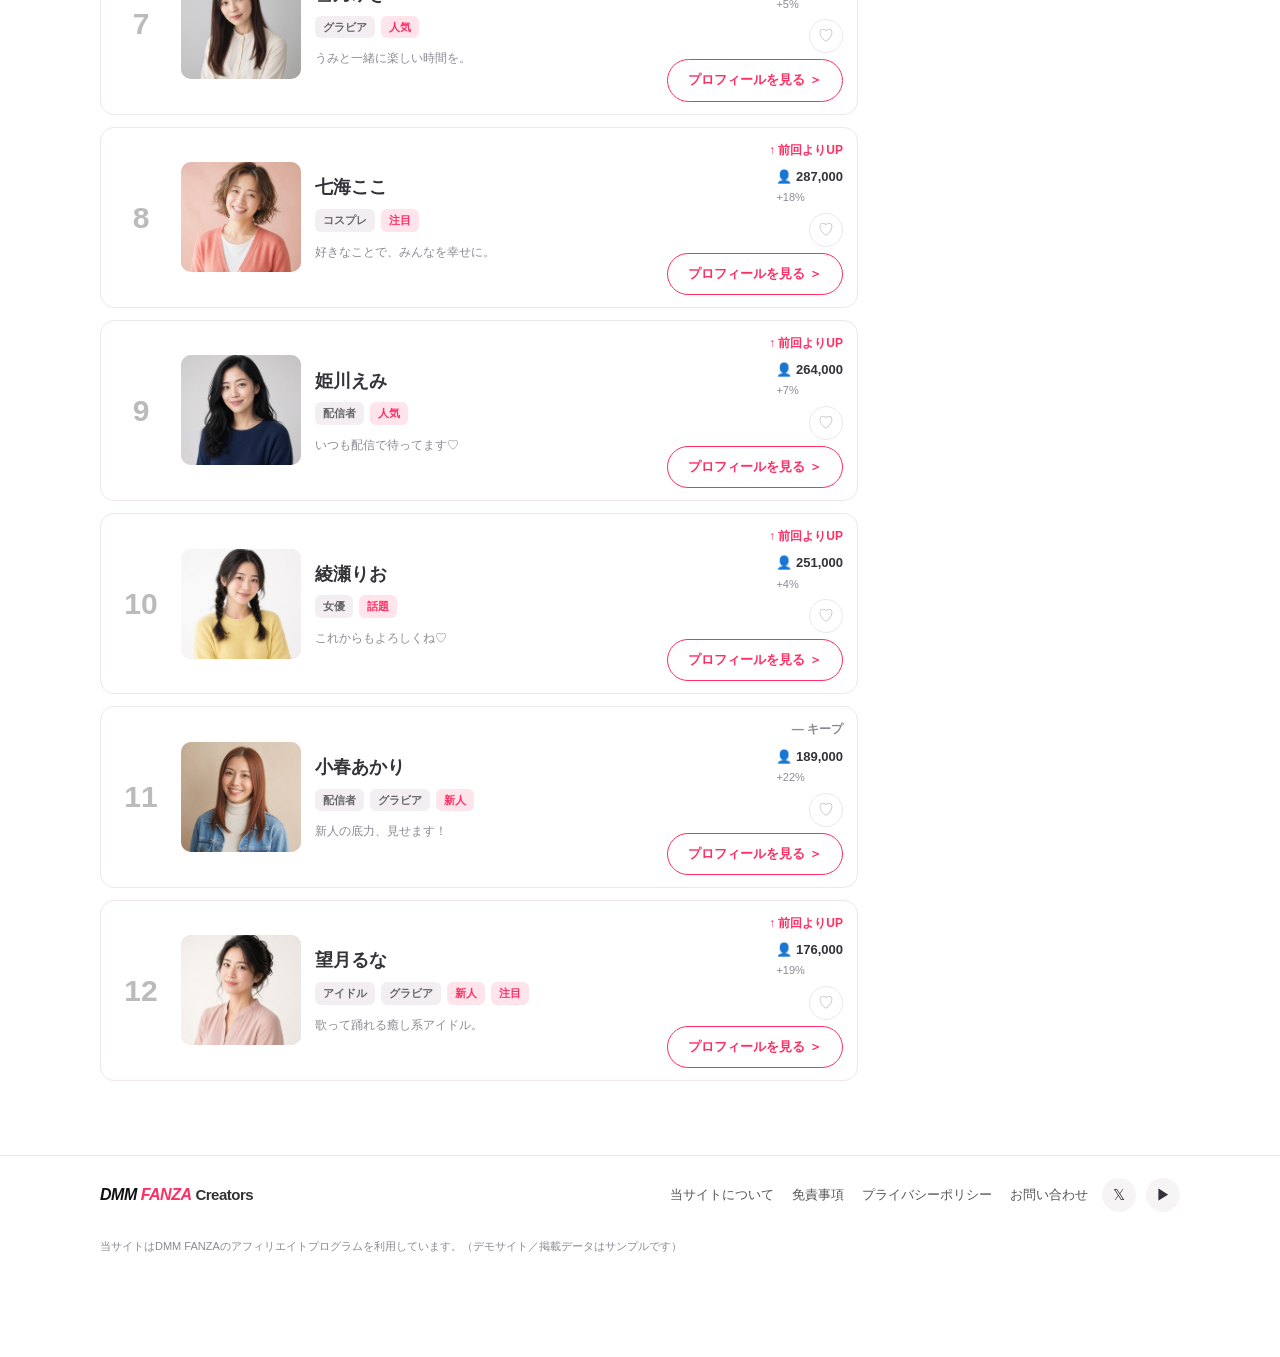
<file: ranking.html>
<!DOCTYPE html>
<html lang="ja">
<head>
<meta charset="UTF-8">
<meta name="viewport" content="width=device-width, initial-scale=1.0">
<title>人気ランキング - DMM FANZA Creators</title>
<link rel="stylesheet" href="css/style.css">
</head>
<body>

<header class="site-header">
  <div class="header-inner">
    <a class="logo" href="index.html"><span><span class="dmm">DMM</span> <span class="fanza">FANZA</span> <span class="cr">Creators</span><small>好きなクリエイターを、もっと身近に。</small></span></a>
    <nav class="nav-desktop">
      <a href="search.html">クリエイターを探す</a>
      <a href="ranking.html" class="active">ランキング</a>
      <a href="beginners.html">はじめての方へ</a>
    </nav>
    <button class="btn btn-login" data-open-login>ログイン</button>
    <button class="hamburger" data-open-drawer aria-label="メニュー">☰</button>
  </div>
</header>

<div class="drawer" id="drawer">
  <div class="drawer-bg" data-close-drawer></div>
  <nav class="drawer-panel">
    <a href="index.html">ホーム</a>
    <a href="search.html">クリエイターを探す</a>
    <a href="ranking.html">ランキング</a>
    <a href="favorites.html">お気に入り</a>
    <a href="beginners.html">はじめての方へ</a>
    <a href="#" data-open-login>ログイン</a>
  </nav>
</div>

<main>
  <section class="hero">
    <div class="hero-inner" style="grid-template-columns:1fr;padding:30px 20px">
      <div>
        <h1 style="font-size:30px"><span style="color:var(--pink)">👑 DMM FANZA Creators</span><br>人気ランキング</h1>
        <p>今、みんなに支持されているクリエイターをチェック！<br>フォローして、もっと応援しよう。</p>
      </div>
    </div>
  </section>

  <section class="section">
    <div class="wrap">
      <div style="display:flex;justify-content:space-between;align-items:center;flex-wrap:wrap;gap:8px;margin-bottom:14px">
        <div class="rank-tabs" style="margin:0">
          <button class="chip on" data-genre-tab="総合">👑 総合</button>
          <button class="chip" data-genre-tab="女優">女優</button>
          <button class="chip" data-genre-tab="コスプレ">コスプレ</button>
          <button class="chip" data-genre-tab="グラビア">グラビア</button>
          <button class="chip" data-genre-tab="配信者">配信者</button>
          <button class="chip" data-genre-tab="新人">新人</button>
        </div>
        <small style="color:var(--muted)" id="rankUpdated"></small>
      </div>

      <div class="rank-layout">
        <div class="rank-list" id="rankList"></div>
        <aside class="rank-side">
          <div class="side-box">
            <h3>🏆 今週の注目 <a class="more-link" href="search.html">すべて見る ＞</a></h3>
            <div class="side-photo">
              <img src="images/creator-03.jpg" alt="今週の注目" onerror="this.remove()">
            </div>
            <b>白鳥れいな</b>
            <div class="tags"><span class="tag">コスプレ</span><span class="tag hot">人気</span></div>
            <p style="font-size:12px;color:#555">今週もっとも注目を集めたクリエイター。コスプレで世界をもっと楽しく！</p>
            <a class="btn btn-primary btn-block" href="creator.html?id=shiratori-reina">プロフィールを見る ＞</a>
          </div>
          <div class="side-box">
            <h3>📈 急上昇 <a class="more-link" href="search.html">すべて見る ＞</a></h3>
            <div id="hotList"></div>
          </div>
        </aside>
      </div>
    </div>
  </section>
</main>

<footer class="site-footer">
  <div class="footer-inner">
    <a class="logo" href="index.html" style="font-size:16px"><span><span class="dmm">DMM</span> <span class="fanza">FANZA</span> <span class="cr">Creators</span></span></a>
    <nav class="footer-links">
      <a href="beginners.html">当サイトについて</a>
      <a href="beginners.html">免責事項</a>
      <a href="beginners.html">プライバシーポリシー</a>
      <a href="beginners.html">お問い合わせ</a>
    </nav>
    <div class="sns"><a href="#" aria-label="X">𝕏</a><a href="#" aria-label="YouTube">▶</a></div>
    <p class="footer-note">当サイトはDMM FANZAのアフィリエイトプログラムを利用しています。（デモサイト／掲載データはサンプルです）</p>
  </div>
</footer>

<nav class="bottom-nav">
  <a href="index.html"><span class="bi">🏠</span>ホーム</a>
  <a href="ranking.html" class="on"><span class="bi">👑</span>ランキング</a>
  <a href="search.html"><span class="bi">🔍</span>さがす</a>
  <a href="favorites.html"><span class="bi">♡</span><span data-fav-count>お気に入り</span></a>
  <a href="#" data-open-login><span class="bi">👤</span>マイページ</a>
</nav>

<div class="modal" id="loginModal">
  <div class="modal-bg" data-close-login></div>
  <div class="modal-panel">
    <button class="modal-close" data-close-login>×</button>
    <h2>ログイン</h2>
    <p>DMMアカウントでログインできます。（デモのため実際には送信されません）</p>
    <form id="loginForm">
      <input type="email" placeholder="メールアドレス" required>
      <input type="password" placeholder="パスワード" required>
      <button class="btn btn-primary btn-block" type="submit" style="margin-top:10px">ログイン</button>
    </form>
  </div>
</div>

<script src="js/data.js"></script>
<script src="js/app.js"></script>
</body>
</html>
</file>
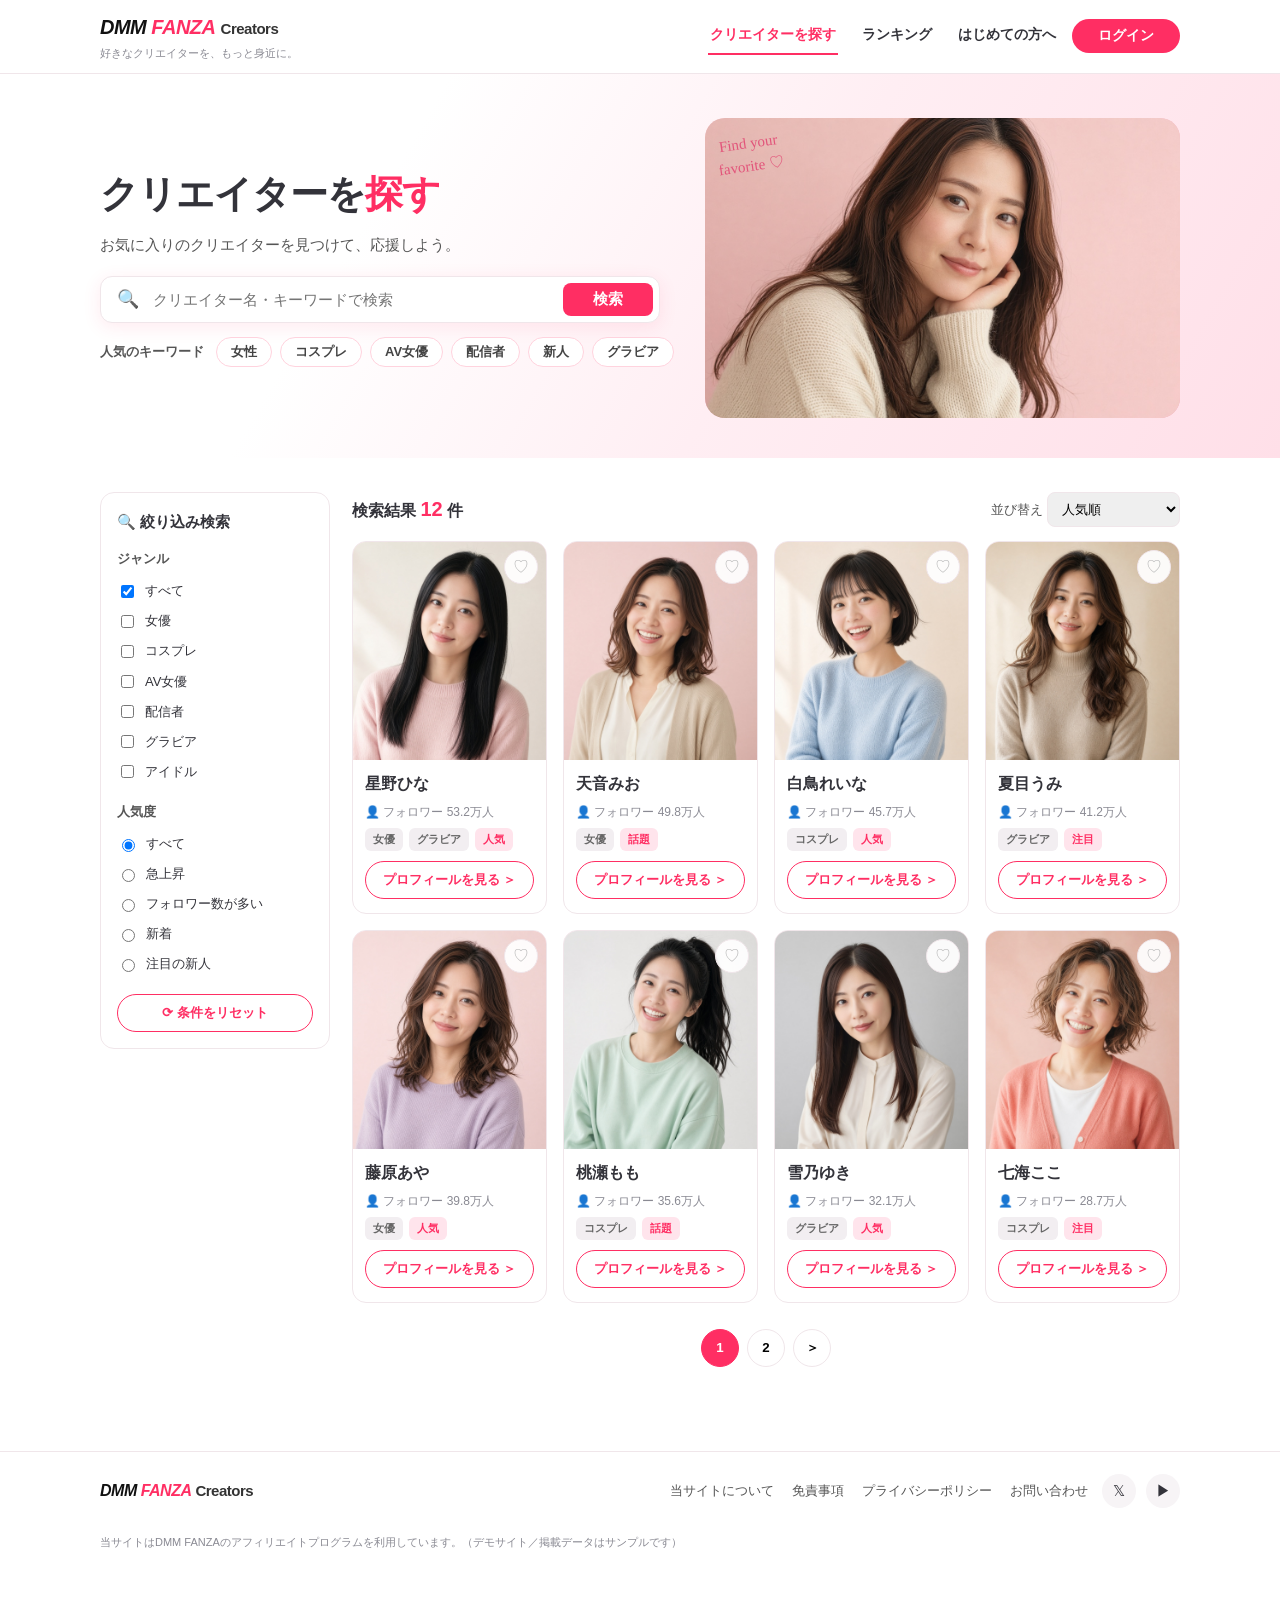
<file: search.html>
<!DOCTYPE html>
<html lang="ja">
<head>
<meta charset="UTF-8">
<meta name="viewport" content="width=device-width, initial-scale=1.0">
<title>クリエイターを探す - DMM FANZA Creators</title>
<link rel="stylesheet" href="css/style.css">
</head>
<body>

<header class="site-header">
  <div class="header-inner">
    <a class="logo" href="index.html"><span><span class="dmm">DMM</span> <span class="fanza">FANZA</span> <span class="cr">Creators</span><small>好きなクリエイターを、もっと身近に。</small></span></a>
    <nav class="nav-desktop">
      <a href="search.html" class="active">クリエイターを探す</a>
      <a href="ranking.html">ランキング</a>
      <a href="beginners.html">はじめての方へ</a>
    </nav>
    <button class="btn btn-login" data-open-login>ログイン</button>
    <button class="hamburger" data-open-drawer aria-label="メニュー">☰</button>
  </div>
</header>

<div class="drawer" id="drawer">
  <div class="drawer-bg" data-close-drawer></div>
  <nav class="drawer-panel">
    <a href="index.html">ホーム</a>
    <a href="search.html">クリエイターを探す</a>
    <a href="ranking.html">ランキング</a>
    <a href="favorites.html">お気に入り</a>
    <a href="beginners.html">はじめての方へ</a>
    <a href="#" data-open-login>ログイン</a>
  </nav>
</div>

<main>
  <section class="hero">
    <div class="hero-inner">
      <div>
        <h1>クリエイターを<span class="pink">探す</span></h1>
        <p>お気に入りのクリエイターを見つけて、応援しよう。</p>
        <form class="search-bar" id="searchForm">
          <span class="s-icon">🔍</span>
          <input type="text" id="searchKw" placeholder="クリエイター名・キーワードで検索" aria-label="キーワード検索">
          <button type="submit">検索</button>
        </form>
        <div class="keywords">
          <span class="label">人気のキーワード</span>
          <button class="chip" data-genre-chip="女優">女性</button>
          <button class="chip" data-genre-chip="コスプレ">コスプレ</button>
          <button class="chip" data-genre-chip="AV女優">AV女優</button>
          <button class="chip" data-genre-chip="配信者">配信者</button>
          <button class="chip" data-genre-chip="新人">新人</button>
          <button class="chip" data-genre-chip="グラビア">グラビア</button>
        </div>
      </div>
      <div class="hero-visual">
        <div class="ph"><span style="font-size:64px">♡</span>images/hero.jpg を配置すると<br>ここにビジュアルが表示されます</div>
        <img src="images/hero.jpg" alt="" onerror="this.remove()">
        <span class="handwrite" style="top:14px;left:12px">Find your<br>favorite ♡</span>
      </div>
    </div>
  </section>

  <section class="section">
    <div class="wrap search-layout">
      <aside class="filter-box">
        <h3>🔍 絞り込み検索</h3>
        <h4>ジャンル</h4>
        <label><input type="checkbox" data-f-genre value="all" checked> すべて</label>
        <label><input type="checkbox" data-f-genre value="女優"> 女優</label>
        <label><input type="checkbox" data-f-genre value="コスプレ"> コスプレ</label>
        <label><input type="checkbox" data-f-genre value="AV女優"> AV女優</label>
        <label><input type="checkbox" data-f-genre value="配信者"> 配信者</label>
        <label><input type="checkbox" data-f-genre value="グラビア"> グラビア</label>
        <label><input type="checkbox" data-f-genre value="アイドル"> アイドル</label>
        <h4>人気度</h4>
        <label><input type="radio" name="pop" data-f-pop value="all" checked> すべて</label>
        <label><input type="radio" name="pop" data-f-pop value="rising"> 急上昇</label>
        <label><input type="radio" name="pop" data-f-pop value="many"> フォロワー数が多い</label>
        <label><input type="radio" name="pop" data-f-pop value="new"> 新着</label>
        <label><input type="radio" name="pop" data-f-pop value="hot-new"> 注目の新人</label>
        <button class="btn btn-outline btn-block" id="resetFilter" style="margin-top:14px">⟳ 条件をリセット</button>
      </aside>

      <div>
        <div class="result-head">
          <b id="resultCount">検索結果 <span>12</span> 件</b>
          <label style="font-size:13px;color:#555">並び替え
            <select class="sort-sel" id="sortSel">
              <option value="rank">人気順</option>
              <option value="followers">フォロワー数順</option>
              <option value="favs">お気に入り数順</option>
              <option value="name">名前順</option>
            </select>
          </label>
        </div>
        <div class="result-grid" id="searchGrid"></div>
        <div class="list-rows" id="searchRows" style="display:none;margin-top:4px"></div>
        <div class="pager" id="pager"></div>
      </div>
    </div>
  </section>
</main>

<footer class="site-footer">
  <div class="footer-inner">
    <a class="logo" href="index.html" style="font-size:16px"><span><span class="dmm">DMM</span> <span class="fanza">FANZA</span> <span class="cr">Creators</span></span></a>
    <nav class="footer-links">
      <a href="beginners.html">当サイトについて</a>
      <a href="beginners.html">免責事項</a>
      <a href="beginners.html">プライバシーポリシー</a>
      <a href="beginners.html">お問い合わせ</a>
    </nav>
    <div class="sns"><a href="#" aria-label="X">𝕏</a><a href="#" aria-label="YouTube">▶</a></div>
    <p class="footer-note">当サイトはDMM FANZAのアフィリエイトプログラムを利用しています。（デモサイト／掲載データはサンプルです）</p>
  </div>
</footer>

<nav class="bottom-nav">
  <a href="index.html"><span class="bi">🏠</span>ホーム</a>
  <a href="search.html" class="on"><span class="bi">🔍</span>探す</a>
  <a href="favorites.html"><span class="bi">♡</span><span data-fav-count>お気に入り</span></a>
  <a href="ranking.html"><span class="bi">👑</span>ランキング</a>
  <a href="#" data-open-login><span class="bi">👤</span>マイページ</a>
</nav>

<div class="modal" id="loginModal">
  <div class="modal-bg" data-close-login></div>
  <div class="modal-panel">
    <button class="modal-close" data-close-login>×</button>
    <h2>ログイン</h2>
    <p>DMMアカウントでログインできます。（デモのため実際には送信されません）</p>
    <form id="loginForm">
      <input type="email" placeholder="メールアドレス" required>
      <input type="password" placeholder="パスワード" required>
      <button class="btn btn-primary btn-block" type="submit" style="margin-top:10px">ログイン</button>
    </form>
  </div>
</div>

<script src="js/data.js"></script>
<script src="js/app.js"></script>
</body>
</html>
</file>
<file: css/style.css>
/* ============================================================
   DMM FANZA Creators (demo) - common styles
   PC / SP responsive. Placeholders work without image files.
   ============================================================ */
:root{
  --pink:#ff2e63;
  --pink-dark:#e01e50;
  --pink-light:#ffe4ec;
  --pink-bg:#fff5f7;
  --pink-border:#ffd3de;
  --ink:#33333a;
  --muted:#8a8a93;
  --line:#f0e6ea;
  --card:#ffffff;
  --gray-bg:#f7f4f6;
  --gold:#f5a623;
  --blue:#4a90e2;
  --radius:14px;
  --shadow:0 4px 18px rgba(255,46,99,.10);
  --max:1120px;
}
*{box-sizing:border-box}
html{-webkit-text-size-adjust:100%}
body{
  margin:0;color:var(--ink);
  font-family:"Hiragino Kaku Gothic ProN","Hiragino Sans","Noto Sans JP","Yu Gothic",Meiryo,sans-serif;
  background:#fff;line-height:1.7;font-size:15px;
}
img{max-width:100%;display:block}
a{color:inherit;text-decoration:none}
button{font-family:inherit;cursor:pointer}
.wrap{max-width:var(--max);margin:0 auto;padding:0 20px}
.section{padding:34px 0}
.section-title{
  display:flex;align-items:center;justify-content:space-between;
  font-size:20px;font-weight:800;margin:0 0 18px;
}
.section-title::before{content:"";display:none}
.section-title .bar{border-left:4px solid var(--pink);padding-left:10px}
.more-link{color:var(--pink);font-size:13px;font-weight:700;white-space:nowrap}
.more-link:hover{text-decoration:underline}

/* ---------- header ---------- */
.site-header{
  position:sticky;top:0;z-index:50;background:#fff;
  border-bottom:1px solid var(--line);
}
.header-inner{
  max-width:var(--max);margin:0 auto;padding:10px 20px;
  display:flex;align-items:center;gap:14px;
}
.logo{display:flex;align-items:center;gap:8px;font-weight:900;font-size:20px;letter-spacing:-.5px}
.logo .dmm{color:#111;font-style:italic}
.logo .fanza{color:var(--pink);font-style:italic}
.logo .cr{font-weight:600;font-size:15px;color:#333}
.logo small{display:block;font-size:11px;color:var(--muted);font-weight:500;letter-spacing:0}
.nav-desktop{display:flex;gap:22px;margin-left:auto;font-size:14px;font-weight:700}
.nav-desktop a{padding:6px 2px;border-bottom:2px solid transparent}
.nav-desktop a.active{color:var(--pink);border-color:var(--pink)}
.icon-btn{
  border:1px solid var(--line);background:#fff;border-radius:50%;
  width:38px;height:38px;display:inline-flex;align-items:center;justify-content:center;font-size:17px;
}
.btn{display:inline-flex;align-items:center;justify-content:center;gap:6px;border:none;border-radius:999px;font-weight:800}
.btn-primary{background:var(--pink);color:#fff;padding:12px 26px;font-size:15px;box-shadow:0 6px 16px rgba(255,46,99,.3)}
.btn-primary:hover{background:var(--pink-dark)}
.btn-login{background:var(--pink);color:#fff;padding:8px 26px;font-size:14px}
.btn-outline{background:#fff;color:var(--pink);border:1.5px solid var(--pink);padding:9px 20px;font-size:13px}
.btn-outline:hover{background:var(--pink-bg)}
.btn-block{width:100%}
.hamburger{display:none;border:none;background:none;font-size:24px;line-height:1}

/* mobile drawer */
.drawer{display:none}
.drawer.open{display:block;position:fixed;inset:0;z-index:90}
.drawer-bg{position:absolute;inset:0;background:rgba(0,0,0,.35)}
.drawer-panel{position:absolute;right:0;top:0;bottom:0;width:270px;background:#fff;padding:22px;box-shadow:-4px 0 20px rgba(0,0,0,.15)}
.drawer-panel a{display:block;padding:12px 4px;font-weight:700;border-bottom:1px solid var(--line)}

/* ---------- hero ---------- */
.hero{
  background:linear-gradient(120deg,#fff 30%,#ffeef3 60%,#ffdfe8 100%);
  position:relative;overflow:hidden;
}
.hero-inner{
  max-width:var(--max);margin:0 auto;padding:44px 20px 40px;
  display:grid;grid-template-columns:1.1fr .9fr;gap:24px;align-items:center;
}
.hero-eyebrow{color:var(--pink);font-weight:800;font-size:14px;margin:0 0 6px}
.hero h1{font-size:38px;line-height:1.35;margin:0 0 12px;letter-spacing:-1px}
.hero h1 .pink{color:var(--pink)}
.hero p{color:#555;margin:0 0 18px}
.hero-visual{
  min-height:300px;border-radius:20px;position:relative;overflow:hidden;
  background:linear-gradient(135deg,#ffd9e4,#ffc2d4 45%,#f7a8bc);
  display:flex;align-items:flex-end;justify-content:center;
}
.hero-visual img{position:absolute;inset:0;width:100%;height:100%;object-fit:cover}
.hero-visual .ph{position:absolute;inset:0;display:flex;flex-direction:column;align-items:center;justify-content:center;color:#b04a63;font-weight:800}
.handwrite{
  position:absolute;font-family:"Segoe Script","Hiragino Sans",cursive;
  color:#e2547a;font-size:15px;transform:rotate(-8deg);line-height:1.5;text-align:center;
}
.search-bar{
  display:flex;background:#fff;border-radius:12px;box-shadow:var(--shadow);
  border:1px solid var(--line);overflow:hidden;max-width:560px;
}
.search-bar .s-icon{padding:0 6px 0 16px;display:flex;align-items:center;font-size:18px;color:var(--muted)}
.search-bar input{flex:1;border:none;outline:none;font-size:15px;padding:14px 8px;font-family:inherit}
.search-bar button{background:var(--pink);color:#fff;border:none;padding:0 30px;font-weight:800;font-size:15px;margin:6px;border-radius:8px}
.keywords{display:flex;flex-wrap:wrap;gap:8px;margin-top:14px;align-items:center;font-size:13px}
.keywords .label{color:#555;font-weight:700;margin-right:4px}
.chip{
  display:inline-block;background:#fff;border:1px solid var(--pink-border);
  border-radius:999px;padding:5px 14px;font-size:13px;font-weight:700;color:#444;
}
.chip:hover{border-color:var(--pink);color:var(--pink)}
.chip.on{background:var(--pink);border-color:var(--pink);color:#fff}

/* ---------- feature trio ---------- */
.trio{display:grid;grid-template-columns:repeat(3,1fr);gap:0;background:var(--pink-bg);border-radius:var(--radius);overflow:hidden}
.trio>div{padding:22px 20px;display:flex;gap:12px;align-items:flex-start}
.trio>div+div{border-left:1px solid var(--pink-border)}
.trio .t-ico{flex:0 0 46px;width:46px;height:46px;border-radius:50%;background:#fff;display:flex;align-items:center;justify-content:center;font-size:22px;box-shadow:var(--shadow)}
.trio b{display:block;font-size:14px;line-height:1.5}
.trio span{font-size:12px;color:var(--muted)}

/* ---------- creator cards ---------- */
.card-row{display:grid;grid-template-columns:repeat(5,1fr);gap:16px}
.card-row.scroll-x{grid-template-columns:none;grid-auto-flow:column;grid-auto-columns:minmax(200px,1fr);overflow-x:auto;padding-bottom:6px}
.creator-card{background:var(--card);border:1px solid var(--line);border-radius:var(--radius);overflow:hidden;position:relative;transition:.15s}
.creator-card:hover{transform:translateY(-3px);box-shadow:var(--shadow)}
.cc-photo{aspect-ratio:3/3.4;position:relative;overflow:hidden;background:linear-gradient(135deg,#ffe3ec,#ffd0dd)}
.cc-photo img{width:100%;height:100%;object-fit:cover;position:absolute;inset:0}
.cc-photo .avatar-ph{position:absolute;inset:0;display:flex;align-items:center;justify-content:center;font-size:52px;font-weight:900;color:rgba(176,74,99,.55)}
.fav-btn{
  position:absolute;top:8px;right:8px;width:34px;height:34px;border-radius:50%;
  border:1px solid var(--line);background:rgba(255,255,255,.92);font-size:16px;line-height:1;
  display:flex;align-items:center;justify-content:center;color:#bbb;
}
.fav-btn.on{color:var(--pink);border-color:var(--pink)}
.cc-body{padding:10px 12px 14px}
.cc-body h3{margin:0 0 4px;font-size:16px}
.cc-follow{font-size:12px;color:var(--muted);display:flex;align-items:center;gap:4px;margin:2px 0 6px}
.tags{display:flex;flex-wrap:wrap;gap:6px;margin:6px 0 10px}
.tag{font-size:11px;font-weight:700;border-radius:6px;padding:2px 8px;background:#f2eef1;color:#666}
.tag.hot{background:var(--pink-light);color:var(--pink)}
.tag.blue{background:#e3eefb;color:var(--blue)}
.cc-body .btn-outline{width:100%;padding:7px 0}

/* ---------- ranking ---------- */
.rank-tabs{display:flex;gap:10px;flex-wrap:wrap;margin:0 0 18px}
.rank-list{display:flex;flex-direction:column;gap:12px}
.rank-item{
  display:grid;grid-template-columns:52px 120px 1fr auto;gap:14px;align-items:center;
  background:#fff;border:1px solid var(--line);border-radius:var(--radius);padding:12px 14px;
}
.rank-num{font-size:30px;font-weight:900;text-align:center;color:#bbb}
.rank-num.r1{color:var(--gold)}.rank-num.r2{color:#9aa3ad}.rank-num.r3{color:#c97b2d}
.rank-photo{width:120px;height:110px;border-radius:10px;overflow:hidden;position:relative;background:linear-gradient(135deg,#ffe3ec,#ffd0dd)}
.rank-photo img{position:absolute;inset:0;width:100%;height:100%;object-fit:cover}
.rank-photo .avatar-ph{position:absolute;inset:0;display:flex;align-items:center;justify-content:center;font-size:34px;font-weight:900;color:rgba(176,74,99,.55)}
.rank-item h3{margin:0;font-size:18px}
.rank-item .catch{font-size:12px;color:var(--muted);margin:2px 0 0}
.rank-meta{display:flex;flex-direction:column;align-items:flex-end;gap:6px}
.delta{font-size:12px;font-weight:800}
.delta.up{color:var(--pink)}.delta.down{color:var(--blue)}.delta.stay{color:var(--muted)}
.follow-num{font-size:13px;font-weight:800}
.follow-num small{display:block;font-size:11px;color:var(--muted);font-weight:500}
.rank-layout{display:grid;grid-template-columns:1fr 300px;gap:22px;align-items:start}
.side-box{border:1px solid var(--line);border-radius:var(--radius);padding:16px;margin-bottom:18px;background:#fff}
.side-box h3{margin:0 0 12px;font-size:16px;display:flex;align-items:center;justify-content:space-between}
.side-photo{border-radius:10px;overflow:hidden;position:relative;aspect-ratio:4/3;background:linear-gradient(135deg,#ffe3ec,#ffd0dd);margin-bottom:10px}
.side-photo img{position:absolute;inset:0;width:100%;height:100%;object-fit:cover}
.mini-rank{display:flex;align-items:center;gap:10px;padding:8px 0;border-top:1px solid var(--line)}
.mini-rank .n{flex:0 0 24px;width:24px;height:24px;border-radius:50%;background:var(--pink-light);color:var(--pink);font-size:12px;font-weight:900;display:flex;align-items:center;justify-content:center}
.mini-rank .mp{width:44px;height:44px;border-radius:8px;object-fit:cover;background:var(--pink-light)}
.mini-rank b{font-size:13px;display:block}
.mini-rank small{font-size:11px;color:var(--muted)}

/* ---------- search page ---------- */
.search-layout{display:grid;grid-template-columns:230px 1fr;gap:22px;align-items:start}
.filter-box{border:1px solid var(--line);border-radius:var(--radius);padding:16px;background:#fff;position:sticky;top:70px}
.filter-box h3{margin:0 0 6px;font-size:15px}
.filter-box h4{margin:14px 0 6px;font-size:13px;color:#555}
.filter-box label{display:flex;align-items:center;gap:8px;font-size:13px;padding:4px 0;cursor:pointer}
.result-head{display:flex;align-items:center;justify-content:space-between;margin-bottom:14px}
.result-head b{font-size:16px}.result-head b span{color:var(--pink);font-size:20px}
.sort-sel{border:1px solid var(--line);border-radius:8px;padding:8px 10px;font-family:inherit;font-size:13px}
.result-grid{display:grid;grid-template-columns:repeat(4,1fr);gap:16px}
.pager{display:flex;gap:8px;justify-content:center;margin:26px 0 10px;align-items:center}
.pager button{min-width:38px;height:38px;border-radius:50%;border:1px solid var(--line);background:#fff;font-weight:800}
.pager button.on{background:var(--pink);color:#fff;border-color:var(--pink)}

/* horizontal list rows (mobile search mock) */
.list-rows{display:flex;flex-direction:column;gap:12px}
.list-row{display:grid;grid-template-columns:130px 1fr auto;gap:12px;background:#fff;border:1px solid var(--line);border-radius:var(--radius);padding:12px;align-items:center}
.list-row .rank-photo{width:130px;height:120px}

/* ---------- creator detail ---------- */
.cov{position:relative;background:linear-gradient(120deg,#ffeef3,#ffd9e4);overflow:hidden}
.cov-inner{max-width:var(--max);margin:0 auto;padding:26px 20px;display:grid;grid-template-columns:280px 1fr auto;gap:22px;align-items:center}
.cov-photo{width:280px;height:230px;border-radius:16px;overflow:hidden;position:relative;background:#fff;box-shadow:var(--shadow)}
.cov-photo img{position:absolute;inset:0;width:100%;height:100%;object-fit:cover}
.cov h1{margin:0;font-size:30px}
.cov .kana{color:var(--muted);font-size:13px}
.cov .desc{font-size:13px;color:#555;margin:10px 0}
.cov-stats{display:flex;gap:22px;margin:10px 0}
.cov-stats b{font-size:20px}.cov-stats span{font-size:12px;color:var(--muted);display:block}
.detail-tabs{display:flex;gap:26px;border-bottom:1px solid var(--line);margin:0 0 22px;font-weight:800;font-size:14px;overflow-x:auto}
.detail-tabs a{padding:12px 2px;white-space:nowrap;border-bottom:3px solid transparent}
.detail-tabs a.on{color:var(--pink);border-color:var(--pink)}
.profile-grid{display:grid;grid-template-columns:1fr 1fr;gap:18px;margin-bottom:30px}
.profile-table{width:100%;border-collapse:collapse;font-size:14px}
.profile-table th,.profile-table td{padding:10px 12px;border-bottom:1px solid var(--line);text-align:left}
.profile-table th{width:110px;color:var(--muted);font-weight:700}
.msg-box{background:var(--pink-bg);border-radius:var(--radius);padding:18px;font-size:14px}
.msg-box h4{margin:0 0 8px;color:var(--pink)}
.works-grid{display:grid;grid-template-columns:repeat(4,1fr);gap:16px;margin-bottom:30px}
.work-card{border:1px solid var(--line);border-radius:12px;overflow:hidden;background:#fff}
.work-photo{aspect-ratio:4/3;position:relative;background:linear-gradient(135deg,#ffe3ec,#ffd0dd);overflow:hidden}
.work-photo img{position:absolute;inset:0;width:100%;height:100%;object-fit:cover}
.work-photo .avatar-ph{position:absolute;inset:0;display:flex;align-items:center;justify-content:center;font-size:30px;font-weight:900;color:rgba(176,74,99,.55)}
.work-badge{position:absolute;left:8px;bottom:8px;background:rgba(0,0,0,.65);color:#fff;font-size:11px;font-weight:700;border-radius:6px;padding:2px 8px}
.work-card div.wb{padding:10px 12px}
.work-card b{font-size:14px;display:block}
.work-card small{color:var(--pink);font-weight:800}
.points-grid{display:grid;grid-template-columns:repeat(4,1fr);gap:12px;margin-bottom:30px}
.point{background:var(--pink-bg);border-radius:12px;padding:16px 14px;text-align:center;font-size:12px}
.point .p-ico{font-size:26px}
.point b{display:block;font-size:13px;margin:6px 0 2px}

/* ---------- FAQ ---------- */
.faq{border:1px solid var(--line);border-radius:12px;margin-bottom:10px;overflow:hidden;background:#fff}
.faq-q{width:100%;background:#fff;border:none;display:flex;align-items:center;gap:10px;padding:14px 16px;font-size:14px;font-weight:700;text-align:left}
.faq-q .q{flex:0 0 26px;width:26px;height:26px;border-radius:50%;background:var(--pink-light);color:var(--pink);display:flex;align-items:center;justify-content:center;font-size:13px}
.faq-q .arr{margin-left:auto;color:var(--muted)}
.faq-a{display:none;padding:0 16px 14px 52px;font-size:13px;color:#555}
.faq.open .faq-a{display:block}
.faq.open .arr{transform:rotate(180deg)}

/* ---------- beginners ---------- */
.steps{display:grid;grid-template-columns:repeat(4,1fr);gap:14px;margin-bottom:30px}
.step{border:1px solid var(--line);border-radius:var(--radius);padding:20px 16px;text-align:center;position:relative;background:#fff}
.step .snum{position:absolute;top:-14px;left:16px;background:var(--pink);color:#fff;font-weight:900;border-radius:50%;width:30px;height:30px;display:flex;align-items:center;justify-content:center}
.step .s-ico{width:56px;height:56px;border-radius:50%;background:var(--pink-bg);display:flex;align-items:center;justify-content:center;font-size:26px;margin:6px auto 10px}
.step b{display:block;margin-bottom:6px}
.step p{font-size:12px;color:#555;margin:0}
.assure{display:grid;grid-template-columns:repeat(3,1fr);gap:14px;margin-bottom:30px}
.assure>div{background:var(--pink-bg);border-radius:var(--radius);padding:20px 16px;text-align:center}
.assure .a-ico{font-size:30px}
.assure b{display:block;color:var(--pink);margin:8px 0 4px;font-size:14px}
.assure p{font-size:12px;color:#555;margin:0}
.cta-banner{background:var(--pink-bg);border-radius:18px;padding:26px;display:flex;align-items:center;gap:18px;flex-wrap:wrap}
.cta-banner .c-ico{width:64px;height:64px;border-radius:50%;background:#fff;display:flex;align-items:center;justify-content:center;font-size:30px}
.cta-banner b.big{font-size:20px;display:block}
.cta-banner .btn-primary{margin-left:auto}

/* ---------- footer / bottom nav ---------- */
.site-footer{border-top:1px solid var(--line);margin-top:40px;background:#fff}
.footer-inner{max-width:var(--max);margin:0 auto;padding:22px 20px 90px;display:flex;flex-wrap:wrap;gap:14px;align-items:center}
.footer-links{display:flex;gap:18px;flex-wrap:wrap;font-size:13px;color:#555;margin-left:auto}
.footer-note{width:100%;font-size:11px;color:var(--muted)}
.sns{display:flex;gap:10px}
.sns a{width:34px;height:34px;border-radius:50%;background:var(--gray-bg);display:flex;align-items:center;justify-content:center;font-size:15px}
.bottom-nav{
  display:none;position:fixed;left:0;right:0;bottom:0;z-index:60;background:#fff;
  border-top:1px solid var(--line);padding:6px 4px calc(6px + env(safe-area-inset-bottom));
}
.bottom-nav a{flex:1;display:flex;flex-direction:column;align-items:center;font-size:10px;color:#666;gap:2px;padding:4px 0}
.bottom-nav a .bi{font-size:20px}
.bottom-nav a.on{color:var(--pink)}

/* ---------- modal ---------- */
.modal{display:none;position:fixed;inset:0;z-index:100}
.modal.open{display:block}
.modal-bg{position:absolute;inset:0;background:rgba(0,0,0,.4)}
.modal-panel{position:absolute;left:50%;top:50%;transform:translate(-50%,-50%);background:#fff;border-radius:18px;padding:28px;width:min(420px,90vw)}
.modal-panel h2{margin:0 0 6px;font-size:20px}
.modal-panel p{font-size:13px;color:#555}
.modal-panel input{width:100%;border:1px solid var(--line);border-radius:10px;padding:12px;margin:6px 0;font-size:14px;font-family:inherit}
.modal-close{position:absolute;top:10px;right:14px;border:none;background:none;font-size:22px;color:var(--muted)}

/* empty */
.empty{background:var(--pink-bg);border-radius:var(--radius);padding:40px 20px;text-align:center;color:#777}
.toast{
  position:fixed;left:50%;bottom:80px;transform:translateX(-50%) translateY(20px);opacity:0;
  background:#333;color:#fff;font-size:13px;padding:10px 18px;border-radius:999px;z-index:200;transition:.25s;pointer-events:none;
}
.toast.show{opacity:1;transform:translateX(-50%) translateY(0)}

/* ---------- responsive ---------- */
@media(max-width:1024px){
  .card-row{grid-template-columns:repeat(3,1fr)}
  .result-grid{grid-template-columns:repeat(3,1fr)}
  .works-grid{grid-template-columns:repeat(3,1fr)}
  .points-grid{grid-template-columns:repeat(2,1fr)}
  .rank-layout{grid-template-columns:1fr}
  .rank-side{display:grid;grid-template-columns:1fr 1fr;gap:18px}
}
@media(max-width:768px){
  body{font-size:14px}
  .nav-desktop,.btn-login.desktop-only,.header-search{display:none}
  .hamburger{display:block;margin-left:auto}
  .header-inner .btn-login{margin-left:auto}
  .hamburger+.btn-login,.btn-login+.hamburger{margin-left:0}
  .hero-inner{grid-template-columns:1fr;padding:26px 20px}
  .hero h1{font-size:27px}
  .hero-visual{min-height:190px}
  .trio{grid-template-columns:1fr}
  .trio>div+div{border-left:none;border-top:1px solid var(--pink-border)}
  .card-row.mobile-scroll{grid-template-columns:none;grid-auto-flow:column;grid-auto-columns:62vw;overflow-x:auto;padding-bottom:8px}
  .result-grid{grid-template-columns:repeat(2,1fr)}
  .search-layout{grid-template-columns:1fr}
  .filter-box{position:static}
  .steps{grid-template-columns:1fr 1fr}
  .assure{grid-template-columns:1fr}
  .works-grid{grid-template-columns:repeat(2,1fr)}
  .profile-grid{grid-template-columns:1fr}
  .cov-inner{grid-template-columns:1fr;text-align:center}
  .cov-photo{width:100%;height:200px}
  .cov-stats{justify-content:center}
  .rank-item{grid-template-columns:40px 96px 1fr}
  .rank-meta{grid-column:1/-1;flex-direction:row;justify-content:space-between;align-items:center}
  .rank-photo{width:96px;height:90px}
  .rank-num{font-size:24px}
  .list-row{grid-template-columns:110px 1fr}
  .list-row .btn-outline{grid-column:1/-1}
  .bottom-nav{display:flex}
  .rank-side{grid-template-columns:1fr}
  .cta-banner .btn-primary{margin-left:0;width:100%}
}
</file>
